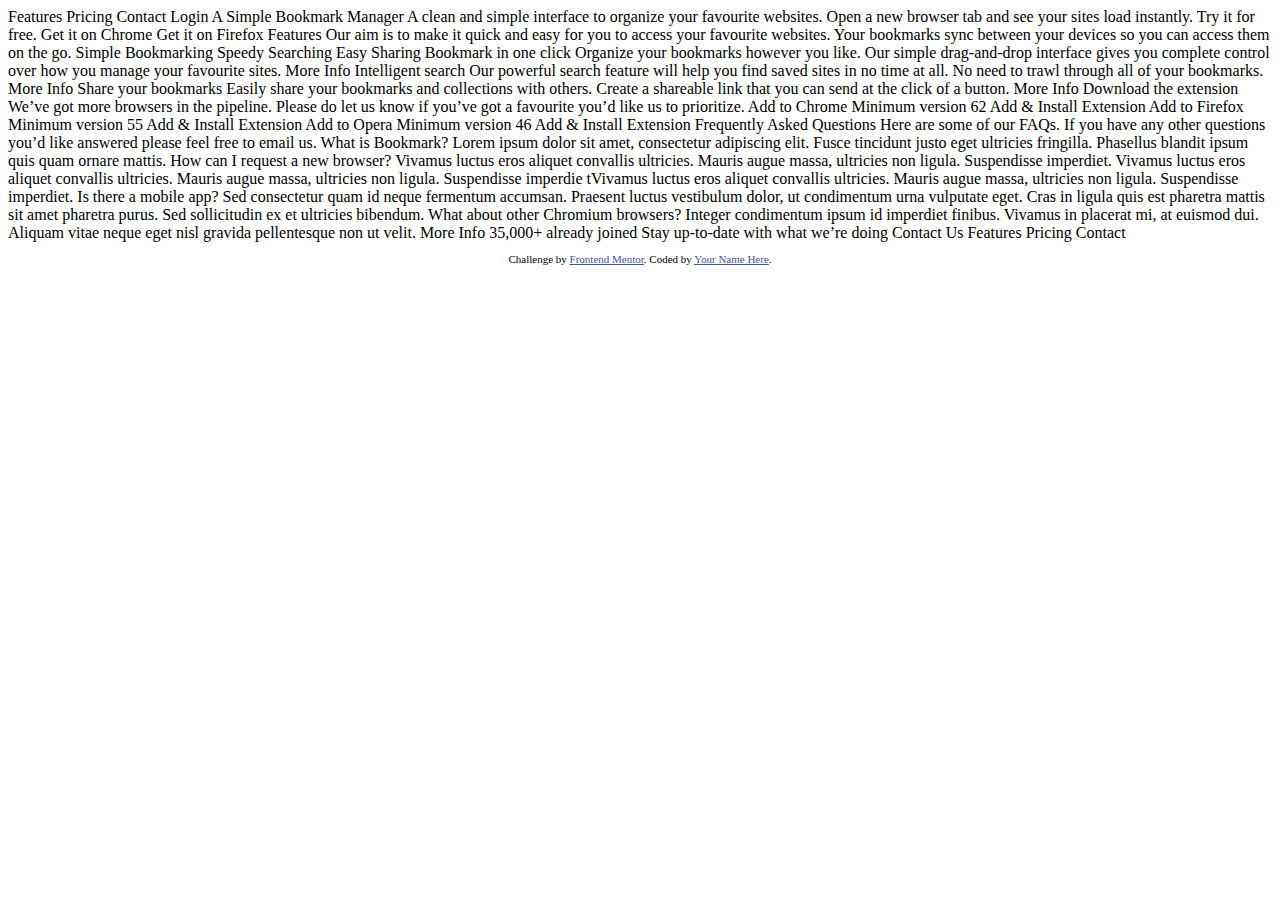
<file: bookmark-landing-page-master/index.html>
<!DOCTYPE html>
<html lang="en">
<head>
  <meta charset="UTF-8">
  <meta name="viewport" content="width=device-width, initial-scale=1.0"> <!-- displays site properly based on user's device -->

  <link rel="icon" type="image/png" sizes="32x32" href="./images/favicon-32x32.png">
  
  <title>Frontend Mentor | Bookmark landing page</title>

  <!-- Feel free to remove these styles or customise in your own stylesheet 👍 -->
  <style>
    .attribution { font-size: 11px; text-align: center; }
    .attribution a { color: hsl(228, 45%, 44%); }
  </style>
</head>
<body>

  Features
  Pricing
  Contact
  Login

  A Simple Bookmark Manager

  A clean and simple interface to organize your favourite websites. Open a new 
  browser tab and see your sites load instantly. Try it for free.

  Get it on Chrome
  Get it on Firefox

  Features

  Our aim is to make it quick and easy for you to access your favourite websites. 
  Your bookmarks sync between your devices so you can access them on the go.

  Simple Bookmarking
  Speedy Searching
  Easy Sharing

  Bookmark in one click

  Organize your bookmarks however you like. Our simple drag-and-drop interface 
  gives you complete control over how you manage your favourite sites.

  More Info

  Intelligent search

  Our powerful search feature will help you find saved sites in no time at all. 
  No need to trawl through all of your bookmarks.

  More Info

  Share your bookmarks

  Easily share your bookmarks and collections with others. Create a shareable 
  link that you can send at the click of a button.

  More Info

  Download the extension

  We’ve got more browsers in the pipeline. Please do let us know if you’ve 
  got a favourite you’d like us to prioritize.

  Add to Chrome
  Minimum version 62
  Add & Install Extension

  Add to Firefox
  Minimum version 55
  Add & Install Extension

  Add to Opera
  Minimum version 46
  Add & Install Extension

  Frequently Asked Questions
  
  Here are some of our FAQs. If you have any other questions you’d like 
  answered please feel free to email us.

  <!-- Question 1 -->
  What is Bookmark?

  <!-- Answer 1 -->
  Lorem ipsum dolor sit amet, consectetur adipiscing elit. Fusce tincidunt 
  justo eget ultricies fringilla. Phasellus blandit ipsum quis quam ornare mattis.

  <!-- Question 2 -->
  How can I request a new browser?

  <!-- Answer 2 -->
  Vivamus luctus eros aliquet convallis ultricies. Mauris augue massa, ultricies non ligula. 
  Suspendisse imperdiet. Vivamus luctus eros aliquet convallis ultricies. Mauris augue massa, 
  ultricies non ligula. Suspendisse imperdie tVivamus luctus eros aliquet convallis ultricies. 
  Mauris augue massa, ultricies non ligula. Suspendisse imperdiet.

  <!-- Question 3 -->
  Is there a mobile app?

  <!-- Answer 3 -->
  Sed consectetur quam id neque fermentum accumsan. Praesent luctus vestibulum dolor, ut condimentum 
  urna vulputate eget. Cras in ligula quis est pharetra mattis sit amet pharetra purus. Sed 
  sollicitudin ex et ultricies bibendum.

  <!-- Question 4 -->
  What about other Chromium browsers?

  <!-- Answer 4 -->
  Integer condimentum ipsum id imperdiet finibus. Vivamus in placerat mi, at euismod dui. Aliquam 
  vitae neque eget nisl gravida pellentesque non ut velit.

  More Info

  35,000+ already joined

  Stay up-to-date with what we’re doing

  Contact Us

  Features
  Pricing
  Contact
  
  <footer>
    <p class="attribution">
      Challenge by <a href="https://www.frontendmentor.io?ref=challenge" target="_blank">Frontend Mentor</a>. 
      Coded by <a href="#">Your Name Here</a>.
    </p>
  </footer>
</body>
</html>
</file>
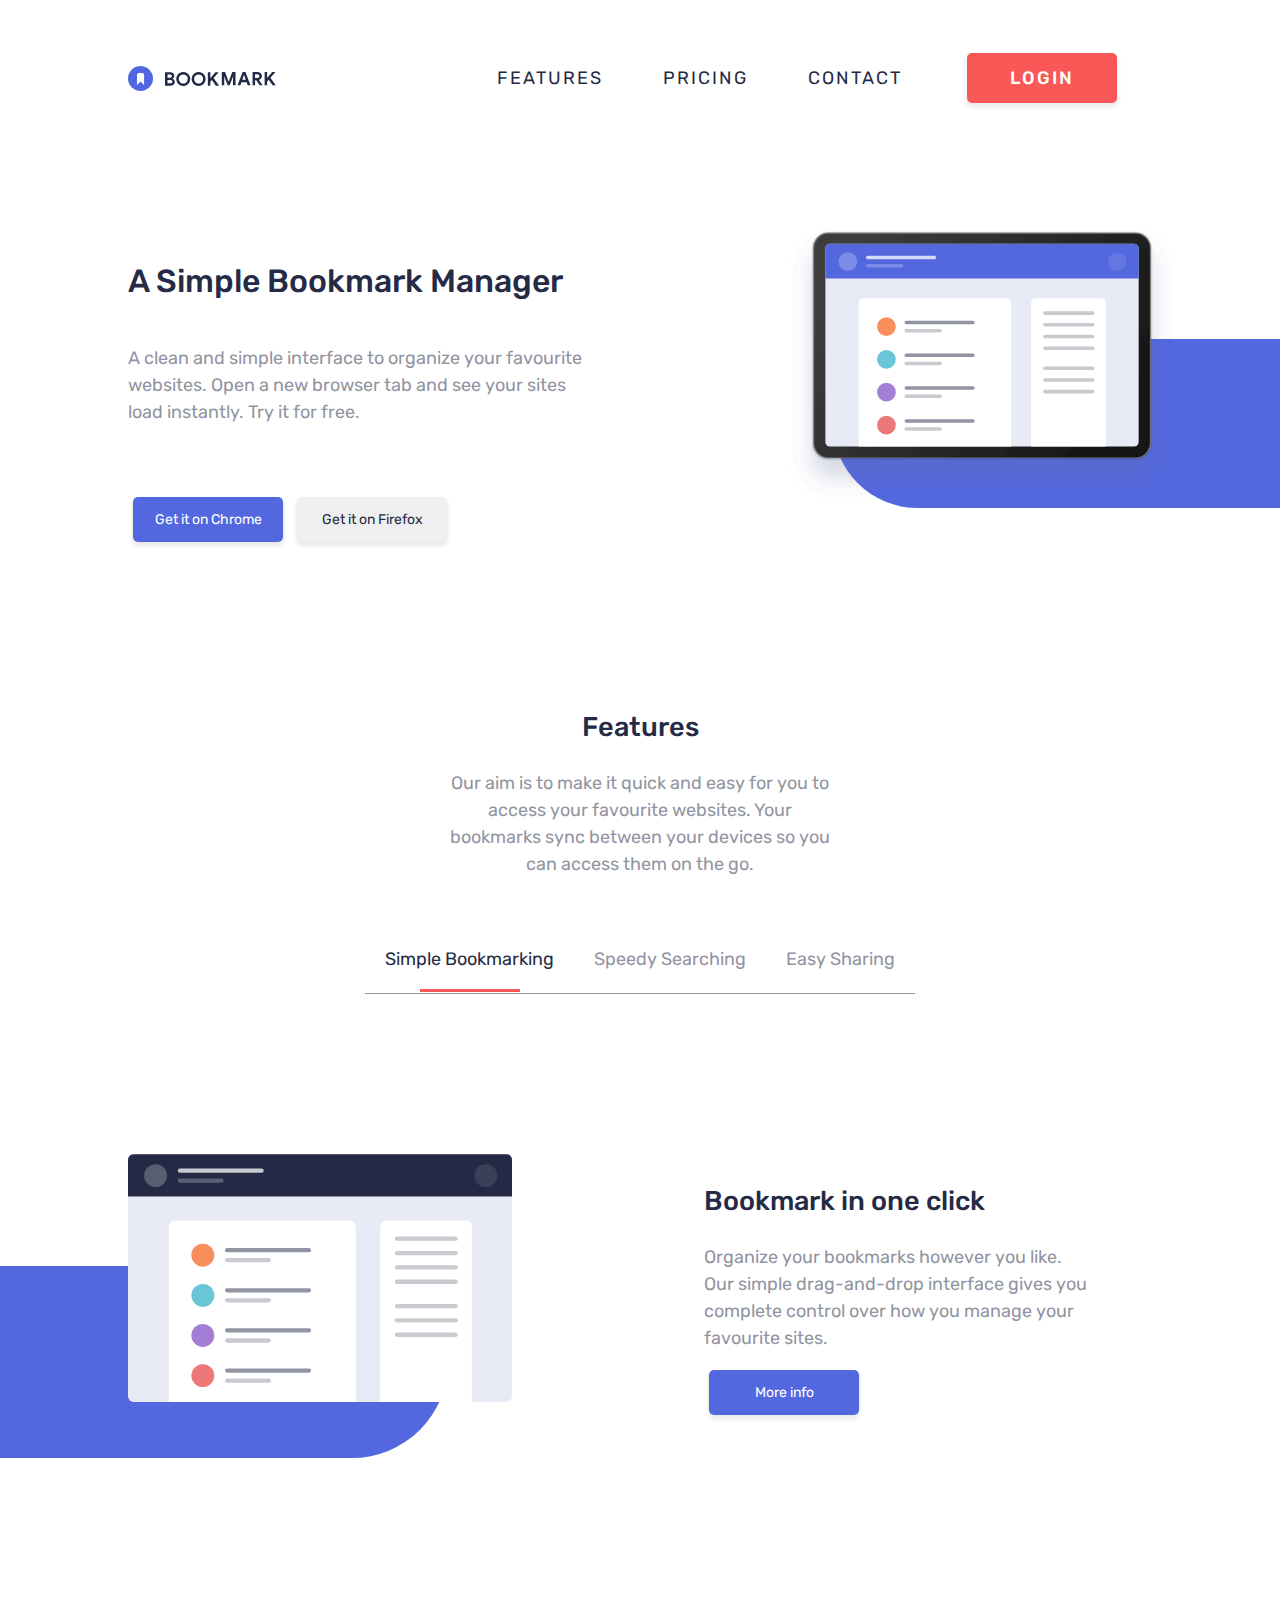
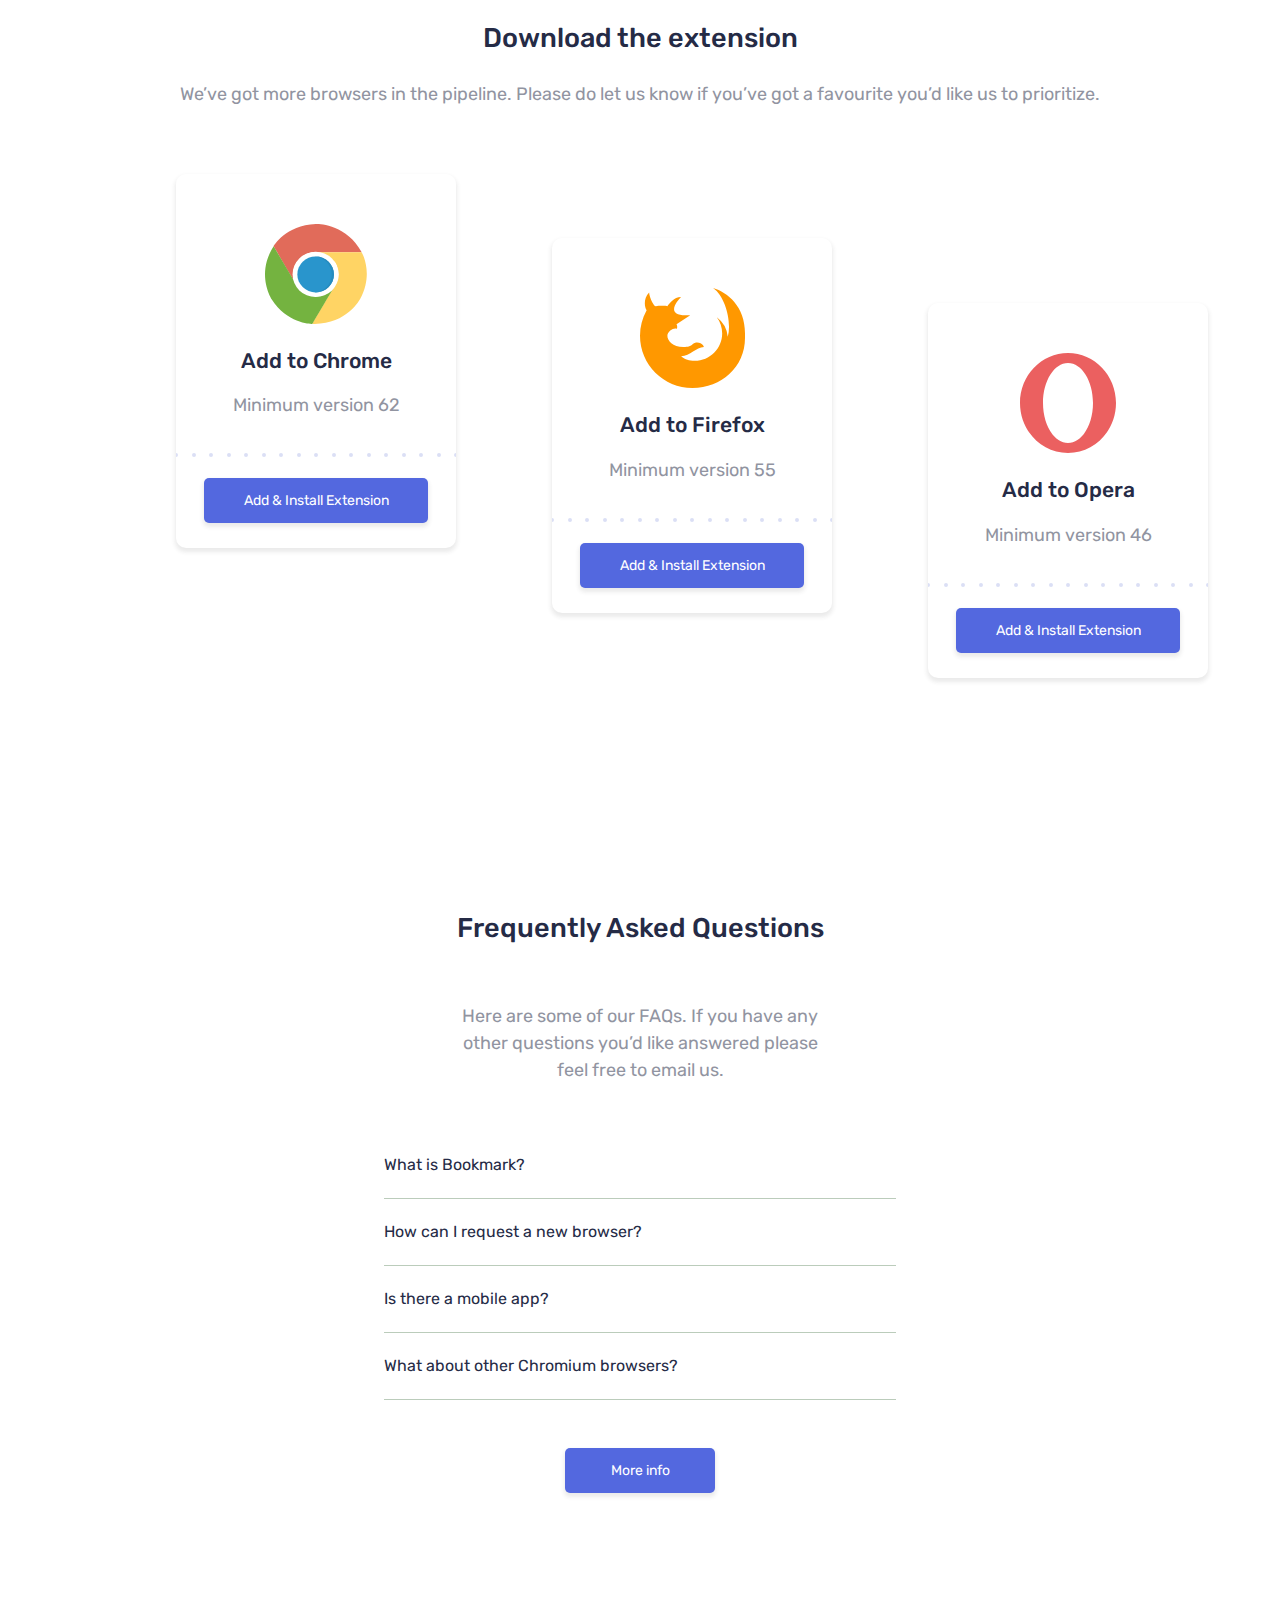
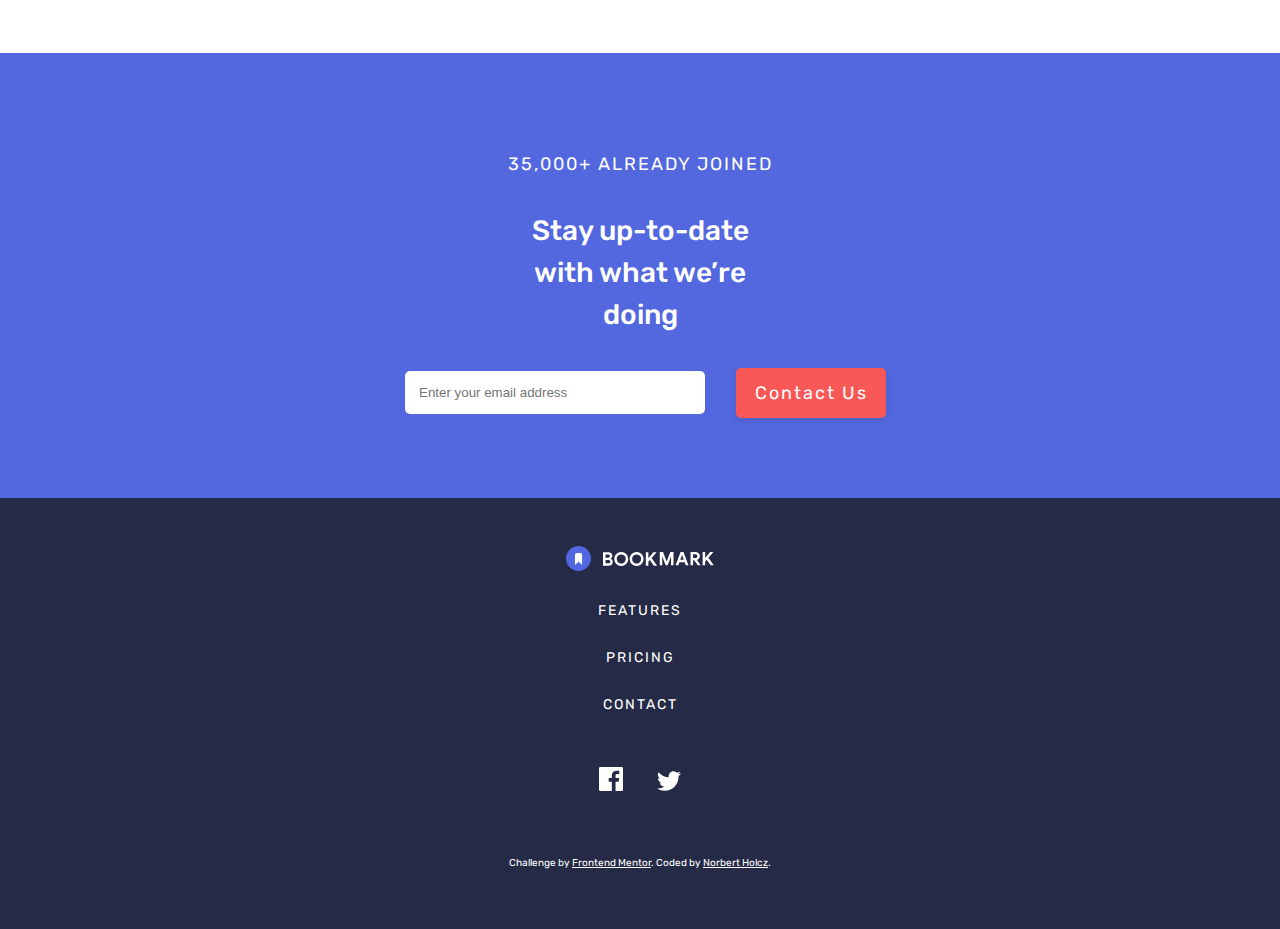
<file: bookmark-landing-page/index.html>
<!DOCTYPE html>
<html lang="en">

<head>
    <meta charset="UTF-8">
    <meta name="viewport" content="width=device-width, initial-scale=1.0">
    <title>Bookmark Landing Page</title>
    <link rel="stylesheet" href="style.css">
    <link rel="stylesheet" href="https://use.fontawesome.com/releases/v5.15.2/css/all.css"
        integrity="sha384-vSIIfh2YWi9wW0r9iZe7RJPrKwp6bG+s9QZMoITbCckVJqGCCRhc+ccxNcdpHuYu" crossorigin="anonymous">
    <link rel="preconnect" href="https://fonts.gstatic.com">
    <link href="https://fonts.googleapis.com/css2?family=Rubik:wght@400;500&display=swap" rel="stylesheet">


</head>

<body>
    <header class="mb-5">
        <nav>
            <div class="closed-nav flex-row-between mt-3 mx-a">
                <svg id="nav-logo" width="148" height="25" xmlns="http://www.w3.org/2000/svg">
                    <g fill="none" fill-rule="evenodd">
                        <path
                            d="M37 6.299h5.227c.746 0 1.434.155 2.062.466.629.311 1.123.735 1.484 1.27s.542 1.12.542 1.754c0 .672-.165 1.254-.495 1.746-.33.491-.762.868-1.297 1.129v.15c.697.248 1.25.643 1.661 1.185.41.541.616 1.191.616 1.95 0 .735-.196 1.385-.588 1.951a3.817 3.817 0 0 1-1.587 1.307c-.665.305-1.403.457-2.212.457H37V6.299zm5.04 5.45c.548 0 .986-.152 1.316-.457.33-.305.495-.688.495-1.148 0-.448-.159-.824-.476-1.13-.318-.304-.738-.457-1.26-.457H39.52v3.192h2.52zm.28 5.619c.61 0 1.086-.159 1.428-.476.342-.317.513-.731.513-1.241 0-.51-.174-.927-.522-1.251-.349-.324-.847-.485-1.494-.485H39.52v3.453h2.8zm12.927 2.595c-1.307 0-2.492-.308-3.556-.924a6.711 6.711 0 0 1-2.511-2.53c-.61-1.07-.915-2.246-.915-3.528 0-1.281.305-2.457.915-3.528a6.711 6.711 0 0 1 2.51-2.529C52.756 6.308 53.94 6 55.248 6c1.306 0 2.492.308 3.556.924a6.711 6.711 0 0 1 2.51 2.53c.61 1.07.915 2.246.915 3.527 0 1.282-.305 2.458-.915 3.528a6.711 6.711 0 0 1-2.51 2.53c-1.064.616-2.25.924-3.556.924zm0-2.39a4.52 4.52 0 0 0 2.258-.578 4.177 4.177 0 0 0 1.615-1.624c.392-.697.588-1.494.588-2.39 0-.896-.196-1.692-.588-2.389a4.177 4.177 0 0 0-1.615-1.624 4.52 4.52 0 0 0-2.258-.579 4.47 4.47 0 0 0-2.25.579 4.195 4.195 0 0 0-1.605 1.624c-.392.697-.588 1.493-.588 2.39 0 .895.196 1.692.588 2.389a4.195 4.195 0 0 0 1.605 1.624 4.47 4.47 0 0 0 2.25.578zm15.353 2.39c-1.307 0-2.492-.308-3.556-.924a6.711 6.711 0 0 1-2.51-2.53c-.61-1.07-.915-2.246-.915-3.528 0-1.281.305-2.457.914-3.528a6.711 6.711 0 0 1 2.511-2.529C68.108 6.308 69.294 6 70.6 6c1.307 0 2.492.308 3.556.924a6.711 6.711 0 0 1 2.51 2.53c.61 1.07.915 2.246.915 3.527 0 1.282-.305 2.458-.914 3.528a6.711 6.711 0 0 1-2.511 2.53c-1.064.616-2.25.924-3.556.924zm0-2.39a4.52 4.52 0 0 0 2.259-.578 4.177 4.177 0 0 0 1.614-1.624c.392-.697.588-1.494.588-2.39 0-.896-.196-1.692-.588-2.389a4.177 4.177 0 0 0-1.614-1.624 4.52 4.52 0 0 0-2.259-.579 4.47 4.47 0 0 0-2.25.579 4.195 4.195 0 0 0-1.605 1.624c-.392.697-.588 1.493-.588 2.39 0 .895.196 1.692.588 2.389a4.195 4.195 0 0 0 1.606 1.624 4.47 4.47 0 0 0 2.249.578zM79.83 6.3h2.52v5.73h.15l4.89-5.73h3.043v.149L85.6 11.973l5.338 7.542v.149h-3.08l-3.994-5.693-1.512 1.773v3.92h-2.52V6.299zM93.779 6h3.248l3.546 9.39h.15L104.268 6h3.267v13.365h-2.501v-6.589l.15-2.221h-.15l-3.398 8.81h-1.96l-3.416-8.81h-.149l.15 2.221v6.59h-2.483V6zm20.8 0h2.894l5.021 13.365h-2.781l-1.12-3.192h-5.115l-1.12 3.192h-2.781L114.579 6zm3.193 7.859l-1.176-3.36-.486-1.606h-.149l-.485 1.606-1.195 3.36h3.49zM124.553 6h4.872c.871 0 1.646.18 2.324.541.678.361 1.204.862 1.577 1.503.374.64.56 1.366.56 2.175 0 .858-.27 1.62-.812 2.286a4.617 4.617 0 0 1-2.044 1.447l-.018.13 3.584 5.134v.15h-2.894l-3.453-5.022h-1.176v5.021h-2.52V6zm4.853 6.03c.573 0 1.04-.175 1.4-.523.361-.349.542-.79.542-1.326 0-.51-.172-.945-.514-1.306-.342-.361-.806-.542-1.39-.542h-2.371v3.696h2.333zm7.23-6.03h2.52v5.73h.15l4.89-5.73h3.043v.15l-4.835 5.525 5.34 7.541v.15h-3.08l-3.996-5.694-1.512 1.773v3.92h-2.52V6z"
                            fill="#242A45" fill-rule="nonzero" />
                        <g>
                            <circle fill="#5267DF" cx="12.5" cy="12.5" r="12.5" />
                            <path d="M9 9v10l3.54-3.44L16.078 19V9a2 2 0 0 0-2-2H11a2 2 0 0 0-2 2z" fill="#FFF" />
                        </g>
                    </g>
                </svg>
                <i id="open" class="fas fa-bars"></i>
                <ul id="desktop-nav">
                    <li class="desktop-nav-item" role="button">Features</li>
                    <li class="desktop-nav-item" role="button">Pricing</li>
                    <li class="desktop-nav-item" role="button">Contact</li>
                    <li class="desktop-nav-item" role="button"><button id="desktop-nav-login"
                            class="btn btn-red uppercase">Login</button></li>
                </ul>
            </div>

            <div id="open-nav" class="open-nav hide unvisible">
                <div class="nav-head flex-row-between my-3 mx-a">
                    <svg width="148" height="25" xmlns="http://www.w3.org/2000/svg">
                        <g fill="none" fill-rule="evenodd">
                            <path
                                d="M37 6.299h5.227c.746 0 1.434.155 2.062.466.629.311 1.123.735 1.484 1.27s.542 1.12.542 1.754c0 .672-.165 1.254-.495 1.746-.33.491-.762.868-1.297 1.129v.15c.697.248 1.25.643 1.661 1.185.41.541.616 1.191.616 1.95 0 .735-.196 1.385-.588 1.951a3.817 3.817 0 0 1-1.587 1.307c-.665.305-1.403.457-2.212.457H37V6.299zm5.04 5.45c.548 0 .986-.152 1.316-.457.33-.305.495-.688.495-1.148 0-.448-.159-.824-.476-1.13-.318-.304-.738-.457-1.26-.457H39.52v3.192h2.52zm.28 5.619c.61 0 1.086-.159 1.428-.476.342-.317.513-.731.513-1.241 0-.51-.174-.927-.522-1.251-.349-.324-.847-.485-1.494-.485H39.52v3.453h2.8zm12.927 2.595c-1.307 0-2.492-.308-3.556-.924a6.711 6.711 0 0 1-2.511-2.53c-.61-1.07-.915-2.246-.915-3.528 0-1.281.305-2.457.915-3.528a6.711 6.711 0 0 1 2.51-2.529C52.756 6.308 53.94 6 55.248 6c1.306 0 2.492.308 3.556.924a6.711 6.711 0 0 1 2.51 2.53c.61 1.07.915 2.246.915 3.527 0 1.282-.305 2.458-.915 3.528a6.711 6.711 0 0 1-2.51 2.53c-1.064.616-2.25.924-3.556.924zm0-2.39a4.52 4.52 0 0 0 2.258-.578 4.177 4.177 0 0 0 1.615-1.624c.392-.697.588-1.494.588-2.39 0-.896-.196-1.692-.588-2.389a4.177 4.177 0 0 0-1.615-1.624 4.52 4.52 0 0 0-2.258-.579 4.47 4.47 0 0 0-2.25.579 4.195 4.195 0 0 0-1.605 1.624c-.392.697-.588 1.493-.588 2.39 0 .895.196 1.692.588 2.389a4.195 4.195 0 0 0 1.605 1.624 4.47 4.47 0 0 0 2.25.578zm15.353 2.39c-1.307 0-2.492-.308-3.556-.924a6.711 6.711 0 0 1-2.51-2.53c-.61-1.07-.915-2.246-.915-3.528 0-1.281.305-2.457.914-3.528a6.711 6.711 0 0 1 2.511-2.529C68.108 6.308 69.294 6 70.6 6c1.307 0 2.492.308 3.556.924a6.711 6.711 0 0 1 2.51 2.53c.61 1.07.915 2.246.915 3.527 0 1.282-.305 2.458-.914 3.528a6.711 6.711 0 0 1-2.511 2.53c-1.064.616-2.25.924-3.556.924zm0-2.39a4.52 4.52 0 0 0 2.259-.578 4.177 4.177 0 0 0 1.614-1.624c.392-.697.588-1.494.588-2.39 0-.896-.196-1.692-.588-2.389a4.177 4.177 0 0 0-1.614-1.624 4.52 4.52 0 0 0-2.259-.579 4.47 4.47 0 0 0-2.25.579 4.195 4.195 0 0 0-1.605 1.624c-.392.697-.588 1.493-.588 2.39 0 .895.196 1.692.588 2.389a4.195 4.195 0 0 0 1.606 1.624 4.47 4.47 0 0 0 2.249.578zM79.83 6.3h2.52v5.73h.15l4.89-5.73h3.043v.149L85.6 11.973l5.338 7.542v.149h-3.08l-3.994-5.693-1.512 1.773v3.92h-2.52V6.299zM93.779 6h3.248l3.546 9.39h.15L104.268 6h3.267v13.365h-2.501v-6.589l.15-2.221h-.15l-3.398 8.81h-1.96l-3.416-8.81h-.149l.15 2.221v6.59h-2.483V6zm20.8 0h2.894l5.021 13.365h-2.781l-1.12-3.192h-5.115l-1.12 3.192h-2.781L114.579 6zm3.193 7.859l-1.176-3.36-.486-1.606h-.149l-.485 1.606-1.195 3.36h3.49zM124.553 6h4.872c.871 0 1.646.18 2.324.541.678.361 1.204.862 1.577 1.503.374.64.56 1.366.56 2.175 0 .858-.27 1.62-.812 2.286a4.617 4.617 0 0 1-2.044 1.447l-.018.13 3.584 5.134v.15h-2.894l-3.453-5.022h-1.176v5.021h-2.52V6zm4.853 6.03c.573 0 1.04-.175 1.4-.523.361-.349.542-.79.542-1.326 0-.51-.172-.945-.514-1.306-.342-.361-.806-.542-1.39-.542h-2.371v3.696h2.333zm7.23-6.03h2.52v5.73h.15l4.89-5.73h3.043v.15l-4.835 5.525 5.34 7.541v.15h-3.08l-3.996-5.694-1.512 1.773v3.92h-2.52V6z"
                                fill="#FFF" fill-rule="nonzero" />
                            <g>
                                <circle fill="#FFF" cx="12.5" cy="12.5" r="12.5" />
                                <path d="M9 9v10l3.54-3.44L16.078 19V9a2 2 0 0 0-2-2H11a2 2 0 0 0-2 2z"
                                    fill=" hsl(229, 31%, 21%)" opacity="0.95" />
                            </g>
                        </g>
                    </svg>
                    <i id="close" class="fas fa-times hide"></i>
                </div>
                <ul id="mobile-nav" class="flex-col-center mb-2">
                    <li class="mobile-nav-item uppercase" role="button">Features</li>
                    <li class="mobile-nav-item uppercase" role="button">Pricing</li>
                    <li class="mobile-nav-item uppercase" role="button">Contact</li>
                </ul>
                <button id="mobile-nav-login" class="btn btn-transparent btn-wide uppercase">Login</button>

                <div class="social-media">
                    <svg class="social-media-icon" xmlns="http://www.w3.org/2000/svg" width="24" height="24">
                        <path fill="#FFF" fill-rule="evenodd"
                            d="M22.675 0H1.325C.593 0 0 .593 0 1.325v21.351C0 23.407.593 24 1.325 24H12.82v-9.294H9.692v-3.622h3.128V8.413c0-3.1 1.893-4.788 4.659-4.788 1.325 0 2.463.099 2.795.143v3.24l-1.918.001c-1.504 0-1.795.715-1.795 1.763v2.313h3.587l-.467 3.622h-3.12V24h6.116c.73 0 1.323-.593 1.323-1.325V1.325C24 .593 23.407 0 22.675 0z" />
                    </svg>
                    <svg class="social-media-icon" xmlns="http://www.w3.org/2000/svg" width="24" height="20">
                        <path fill="#FFF" fill-rule="evenodd"
                            d="M24 2.557a9.83 9.83 0 0 1-2.828.775A4.932 4.932 0 0 0 23.337.608a9.864 9.864 0 0 1-3.127 1.195A4.916 4.916 0 0 0 16.616.248c-3.179 0-5.515 2.966-4.797 6.045A13.978 13.978 0 0 1 1.671 1.149a4.93 4.93 0 0 0 1.523 6.574 4.903 4.903 0 0 1-2.229-.616c-.054 2.281 1.581 4.415 3.949 4.89a4.935 4.935 0 0 1-2.224.084 4.928 4.928 0 0 0 4.6 3.419A9.9 9.9 0 0 1 0 17.54a13.94 13.94 0 0 0 7.548 2.212c9.142 0 14.307-7.721 13.995-14.646A10.025 10.025 0 0 0 24 2.557z" />
                    </svg>

                </div>

            </div>



        </nav>
    </header>
    <main>
        <section id="intro" class="mb-10">
            <figure id="hero">
                <img src="./img/illustration-hero.svg"
                    alt="Graphic with simple shapes about a browser window in a tablet" class="illustration illu-1">
                <div class="blue-bg"></div>
            </figure>
            <div class="unit mt-3 w-80 flex-col-center">
                <h1 class="main-title left">A Simple Bookmark Manager</h1>
                <p class="description left">A clean and simple interface to organize your favourite websites. Open a new
                    browser
                    tab and see your sites load instantly. Try it for free.</p>
                <div class="buttons mt-3 mx-a">
                    <button class="btn btn-blue">Get it on Chrome</button>
                    <button class="btn ">Get it on Firefox</button>
                </div>
            </div>
        </section>
        <section id="features" class="mb-10">
            <h2>Features</h2>
            <p id="features-overview" class="description mb-3 w-80">Our aim is to make it quick and easy for you to
                access your
                favourite websites. Your bookmarks sync between your devices so you can access them on the go.</p>

            <ul id="feature-links">
                <li id="simple" class="feature-link active" role="button">Simple Bookmarking</li>
                <li id="speedy" class="feature-link" role="button">Speedy Searching</li>
                <li id="easy" class="feature-link" role="button"> Easy Sharing</li>
            </ul>
            <div class="wrap mt-5">
                <figure id="feature-img">
                    <img id="changing-img" src="./img/illustration-features-tab-1.svg"
                        alt="Graphic with simple shapes about a browser window" class="illustration illu-2 mb-3 mt-5">
                    <div class="blue-bg2"></div>
                </figure>
    
                <div id="feature-details" class="w-80 mt-3">
                    <div id="feature-easy" class="feature">
                        <h2 class="title left">Bookmark in one click</h2>
                        <p class="description left">Organize your bookmarks however you like. Our simple drag-and-drop interface
                            gives you complete control over how you manage your favourite sites.</p>
                        <button class="btn btn-blue btn-info">More info</button>
                    </div>
                    <div id="feature-search" class="feature left hide">
                        <h2 class="title left">Intelligent search</h2>
                        <p class="description left">Our powerful search feature will help you find saved sites in no time at all.
                            No need to trawl through all of your bookmarks. More Info</p>
                        <button class="btn btn-blue btn-info">More info</button>
                    </div>
                    <div id="feature-share" class="feature left hide">
                        <h2 class="title left">Share your bookmarks</h2>
                        <p class="description left">Easily share your bookmarks and collections with others. Create a shareable
                            link that you can send at the click of a button.</p>
                        <button class="btn btn-blue btn-info">More info</button>
                    </div>
                </div>
            </div>
        </section>
        <section id="download" class="mb-10 w-80">
            <h2>Download the extension</h2>
            <p id="download-overview" class="description">We’ve got more browsers in the pipeline. Please do let us know
                if you’ve got a
                favourite you’d like us to prioritize.</p>
            <div class="cardholder w-80">
                <div class="card my-2">
                    <img src="./img/logo-chrome.svg" alt="Chrome browser's logo">
                    <h3>Add to Chrome</h3>
                    <p class="version">Minimum version 62</p>
                    <img src="./img/bg-dots.svg" alt="border" class="border my-1">
                    <button class="btn btn-blue btn-wide">Add & Install Extension</button>
                </div>
                <div class="card my-2">
                    <img src="./img/logo-firefox.svg" alt="Firefox browser's logo">
                    <h3>Add to Firefox</h3>
                    <p class="version">Minimum version 55</p>
                    <img src="./img/bg-dots.svg" alt="border" class="border my-1">
                    <button class="btn btn-blue btn-wide">Add & Install Extension</button>
                </div>
                <div class="card my-2">
                    <img src="./img/logo-opera.svg" alt="Opera browser's logo">
                    <h3>Add to Opera</h3>
                    <p class="version">Minimum version 46</p>
                    <img src="./img/bg-dots.svg" alt="border" class="border my-1">
                    <button class="btn btn-blue btn-wide">Add & Install Extension</button>
                </div>
            </div>
        </section>
        <section id="faq" class="mb-10 w-80">
            <h2>Frequently Asked Questions</h2>
            <p class="description faq-description mb-3">Here are some of our FAQs. If you have any other questions you’d like answered please
                feel free to email us.</p>
            <div class="faqs mb-3">
                <div class="faq-holder flex-col-center">
                    <div class="question flex-row-between">
                        <p>What is Bookmark?</p>
                        <i class="fas fa-chevron-down"></i>
                    </div>
                    <div class="answer hide">
                        <p>Lorem ipsum dolor sit amet, consectetur adipiscing elit. Fusce tincidunt justo eget ultricies
                            fringilla. Phasellus blandit ipsum quis quam ornare mattis.</p>
                    </div>
                </div>
                <div class="faq-holder flex-col-center">
                    <div class="question flex-row-between">
                        <p>How can I request a new browser?</p>
                        <i class="fas fa-chevron-down"></i>
                    </div>
                    <div class="answer hide">
                        <p>Lorem ipsum dolor sit amet, consectetur adipiscing elit. Fusce tincidunt justo eget ultricies
                            fringilla. Phasellus blandit ipsum quis quam ornare mattis.</p>
                    </div>
                </div>
                <div class="faq-holder flex-col-center">
                    <div class="question flex-row-between">
                        <p>Is there a mobile app?</p>
                        <i class="fas fa-chevron-down"></i>
                    </div>
                    <div class="answer hide">
                        <p>Lorem ipsum dolor sit amet, consectetur adipiscing elit. Fusce tincidunt justo eget ultricies
                            fringilla. Phasellus blandit ipsum quis quam ornare mattis.</p>
                    </div>
                </div>
                <div class="faq-holder flex-col-center">
                    <div class="question flex-row-between">
                        <p>What about other Chromium browsers?</p>
                        <i class="fas fa-chevron-down"></i>
                    </div>
                    <div class="answer hide">
                        <p>Lorem ipsum dolor sit amet, consectetur adipiscing elit. Fusce tincidunt justo eget ultricies
                            fringilla. Phasellus blandit ipsum quis quam ornare mattis.</p>
                    </div>
                </div>
            </div>
            <button class="btn btn-blue">More info</button>
        </section>
        <section id="jumbotron">
            <p class="join">35,000+ already joined</p>
            <h4>Stay up-to-date with what we’re doing</h4>
            <form id="form" action="#">
                <div class="form-wrap mx-a">
                    <div class="error hide">Whoops, make sure it's an email</div>
                    <i class="fas fa-exclamation-circle error-sign hide"></i>
                    <input id="email" type="email" placeholder="Enter your email address" class="w-80" required>
                </div>
                <input id="submit" type="submit" value="Contact Us" class="btn btn-red w-80">
                </form>
        </section>
    </main>
    <footer>
        <div class="footer-links">
            <svg width="148" height="25" xmlns="http://www.w3.org/2000/svg">
                <g fill="none" fill-rule="evenodd">
                    <path
                        d="M37 6.299h5.227c.746 0 1.434.155 2.062.466.629.311 1.123.735 1.484 1.27s.542 1.12.542 1.754c0 .672-.165 1.254-.495 1.746-.33.491-.762.868-1.297 1.129v.15c.697.248 1.25.643 1.661 1.185.41.541.616 1.191.616 1.95 0 .735-.196 1.385-.588 1.951a3.817 3.817 0 0 1-1.587 1.307c-.665.305-1.403.457-2.212.457H37V6.299zm5.04 5.45c.548 0 .986-.152 1.316-.457.33-.305.495-.688.495-1.148 0-.448-.159-.824-.476-1.13-.318-.304-.738-.457-1.26-.457H39.52v3.192h2.52zm.28 5.619c.61 0 1.086-.159 1.428-.476.342-.317.513-.731.513-1.241 0-.51-.174-.927-.522-1.251-.349-.324-.847-.485-1.494-.485H39.52v3.453h2.8zm12.927 2.595c-1.307 0-2.492-.308-3.556-.924a6.711 6.711 0 0 1-2.511-2.53c-.61-1.07-.915-2.246-.915-3.528 0-1.281.305-2.457.915-3.528a6.711 6.711 0 0 1 2.51-2.529C52.756 6.308 53.94 6 55.248 6c1.306 0 2.492.308 3.556.924a6.711 6.711 0 0 1 2.51 2.53c.61 1.07.915 2.246.915 3.527 0 1.282-.305 2.458-.915 3.528a6.711 6.711 0 0 1-2.51 2.53c-1.064.616-2.25.924-3.556.924zm0-2.39a4.52 4.52 0 0 0 2.258-.578 4.177 4.177 0 0 0 1.615-1.624c.392-.697.588-1.494.588-2.39 0-.896-.196-1.692-.588-2.389a4.177 4.177 0 0 0-1.615-1.624 4.52 4.52 0 0 0-2.258-.579 4.47 4.47 0 0 0-2.25.579 4.195 4.195 0 0 0-1.605 1.624c-.392.697-.588 1.493-.588 2.39 0 .895.196 1.692.588 2.389a4.195 4.195 0 0 0 1.605 1.624 4.47 4.47 0 0 0 2.25.578zm15.353 2.39c-1.307 0-2.492-.308-3.556-.924a6.711 6.711 0 0 1-2.51-2.53c-.61-1.07-.915-2.246-.915-3.528 0-1.281.305-2.457.914-3.528a6.711 6.711 0 0 1 2.511-2.529C68.108 6.308 69.294 6 70.6 6c1.307 0 2.492.308 3.556.924a6.711 6.711 0 0 1 2.51 2.53c.61 1.07.915 2.246.915 3.527 0 1.282-.305 2.458-.914 3.528a6.711 6.711 0 0 1-2.511 2.53c-1.064.616-2.25.924-3.556.924zm0-2.39a4.52 4.52 0 0 0 2.259-.578 4.177 4.177 0 0 0 1.614-1.624c.392-.697.588-1.494.588-2.39 0-.896-.196-1.692-.588-2.389a4.177 4.177 0 0 0-1.614-1.624 4.52 4.52 0 0 0-2.259-.579 4.47 4.47 0 0 0-2.25.579 4.195 4.195 0 0 0-1.605 1.624c-.392.697-.588 1.493-.588 2.39 0 .895.196 1.692.588 2.389a4.195 4.195 0 0 0 1.606 1.624 4.47 4.47 0 0 0 2.249.578zM79.83 6.3h2.52v5.73h.15l4.89-5.73h3.043v.149L85.6 11.973l5.338 7.542v.149h-3.08l-3.994-5.693-1.512 1.773v3.92h-2.52V6.299zM93.779 6h3.248l3.546 9.39h.15L104.268 6h3.267v13.365h-2.501v-6.589l.15-2.221h-.15l-3.398 8.81h-1.96l-3.416-8.81h-.149l.15 2.221v6.59h-2.483V6zm20.8 0h2.894l5.021 13.365h-2.781l-1.12-3.192h-5.115l-1.12 3.192h-2.781L114.579 6zm3.193 7.859l-1.176-3.36-.486-1.606h-.149l-.485 1.606-1.195 3.36h3.49zM124.553 6h4.872c.871 0 1.646.18 2.324.541.678.361 1.204.862 1.577 1.503.374.64.56 1.366.56 2.175 0 .858-.27 1.62-.812 2.286a4.617 4.617 0 0 1-2.044 1.447l-.018.13 3.584 5.134v.15h-2.894l-3.453-5.022h-1.176v5.021h-2.52V6zm4.853 6.03c.573 0 1.04-.175 1.4-.523.361-.349.542-.79.542-1.326 0-.51-.172-.945-.514-1.306-.342-.361-.806-.542-1.39-.542h-2.371v3.696h2.333zm7.23-6.03h2.52v5.73h.15l4.89-5.73h3.043v.15l-4.835 5.525 5.34 7.541v.15h-3.08l-3.996-5.694-1.512 1.773v3.92h-2.52V6z"
                        fill="#ffffff" fill-rule="nonzero" />
                    <g>
                        <circle fill="#5267DF" cx="12.5" cy="12.5" r="12.5" />
                        <path d="M9 9v10l3.54-3.44L16.078 19V9a2 2 0 0 0-2-2H11a2 2 0 0 0-2 2z" fill="#FFF" />
                    </g>
                </g>
            </svg>
            <ul>
                <li class="footer-link" role="button">Features</li>
                <li class="footer-link" role="button">Pricing</li>
                <li class="footer-link" role="button">Contact</li>
            </ul>
        </div>
        <div class="footer-social-media">
           <svg class="social-media-logo" xmlns="http://www.w3.org/2000/svg" width="24" height="24">
                        <path fill="#ffffff" fill-rule="evenodd"
                            d="M22.675 0H1.325C.593 0 0 .593 0 1.325v21.351C0 23.407.593 24 1.325 24H12.82v-9.294H9.692v-3.622h3.128V8.413c0-3.1 1.893-4.788 4.659-4.788 1.325 0 2.463.099 2.795.143v3.24l-1.918.001c-1.504 0-1.795.715-1.795 1.763v2.313h3.587l-.467 3.622h-3.12V24h6.116c.73 0 1.323-.593 1.323-1.325V1.325C24 .593 23.407 0 22.675 0z" />
                    </svg>
                <svg class="social-media-logo" xmlns="http://www.w3.org/2000/svg" width="24" height="20">
                        <path fill="#ffffff" fill-rule="evenodd"
                            d="M24 2.557a9.83 9.83 0 0 1-2.828.775A4.932 4.932 0 0 0 23.337.608a9.864 9.864 0 0 1-3.127 1.195A4.916 4.916 0 0 0 16.616.248c-3.179 0-5.515 2.966-4.797 6.045A13.978 13.978 0 0 1 1.671 1.149a4.93 4.93 0 0 0 1.523 6.574 4.903 4.903 0 0 1-2.229-.616c-.054 2.281 1.581 4.415 3.949 4.89a4.935 4.935 0 0 1-2.224.084 4.928 4.928 0 0 0 4.6 3.419A9.9 9.9 0 0 1 0 17.54a13.94 13.94 0 0 0 7.548 2.212c9.142 0 14.307-7.721 13.995-14.646A10.025 10.025 0 0 0 24 2.557z" />
                    </svg>
            
        </div>
        <div class="copyright">
            <p>Challenge by <a href="https://www.frontendmentor.io/" target="_blank">Frontend Mentor</a>. Coded by <a href="https://www.frontendmentor.io/profile/holczur">Norbert Holcz</a>.</p>
        </div>
    </footer>


    <script src="./script.js"></script>
</body>

</html>
</file>
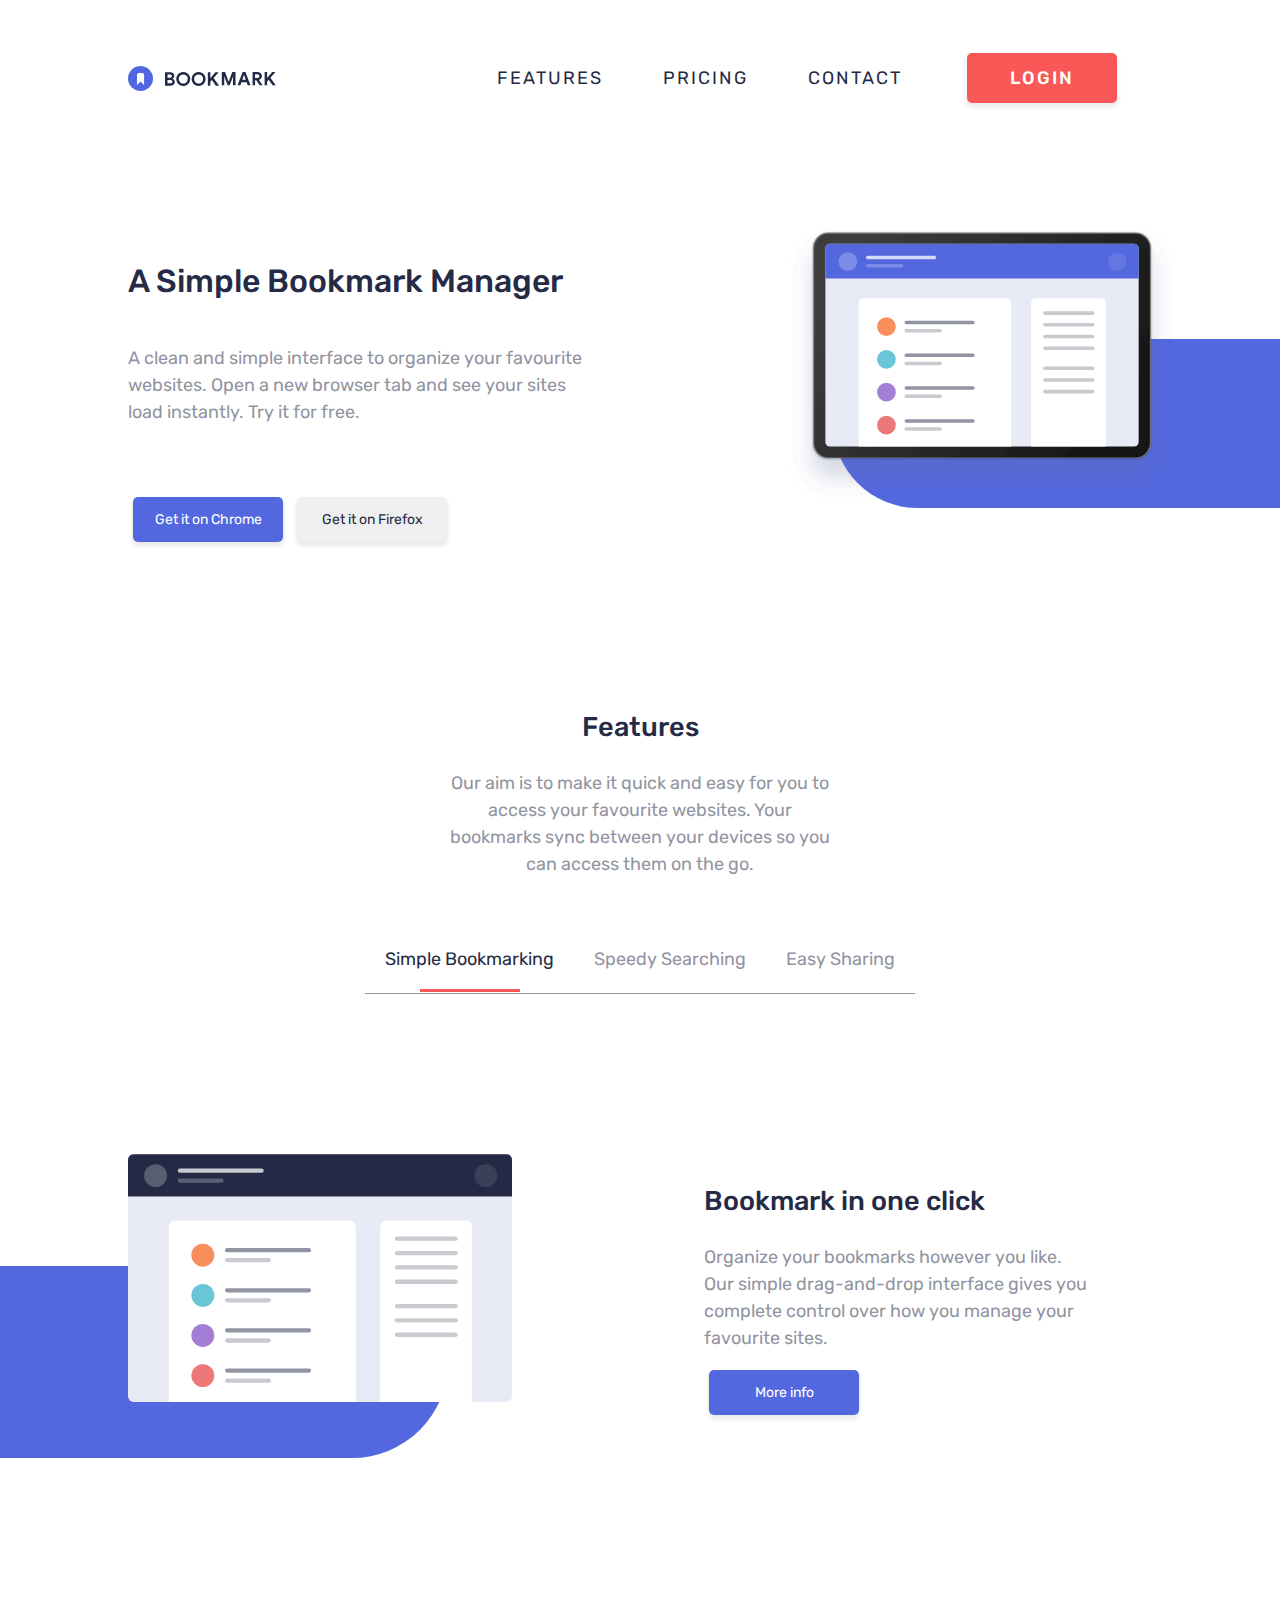
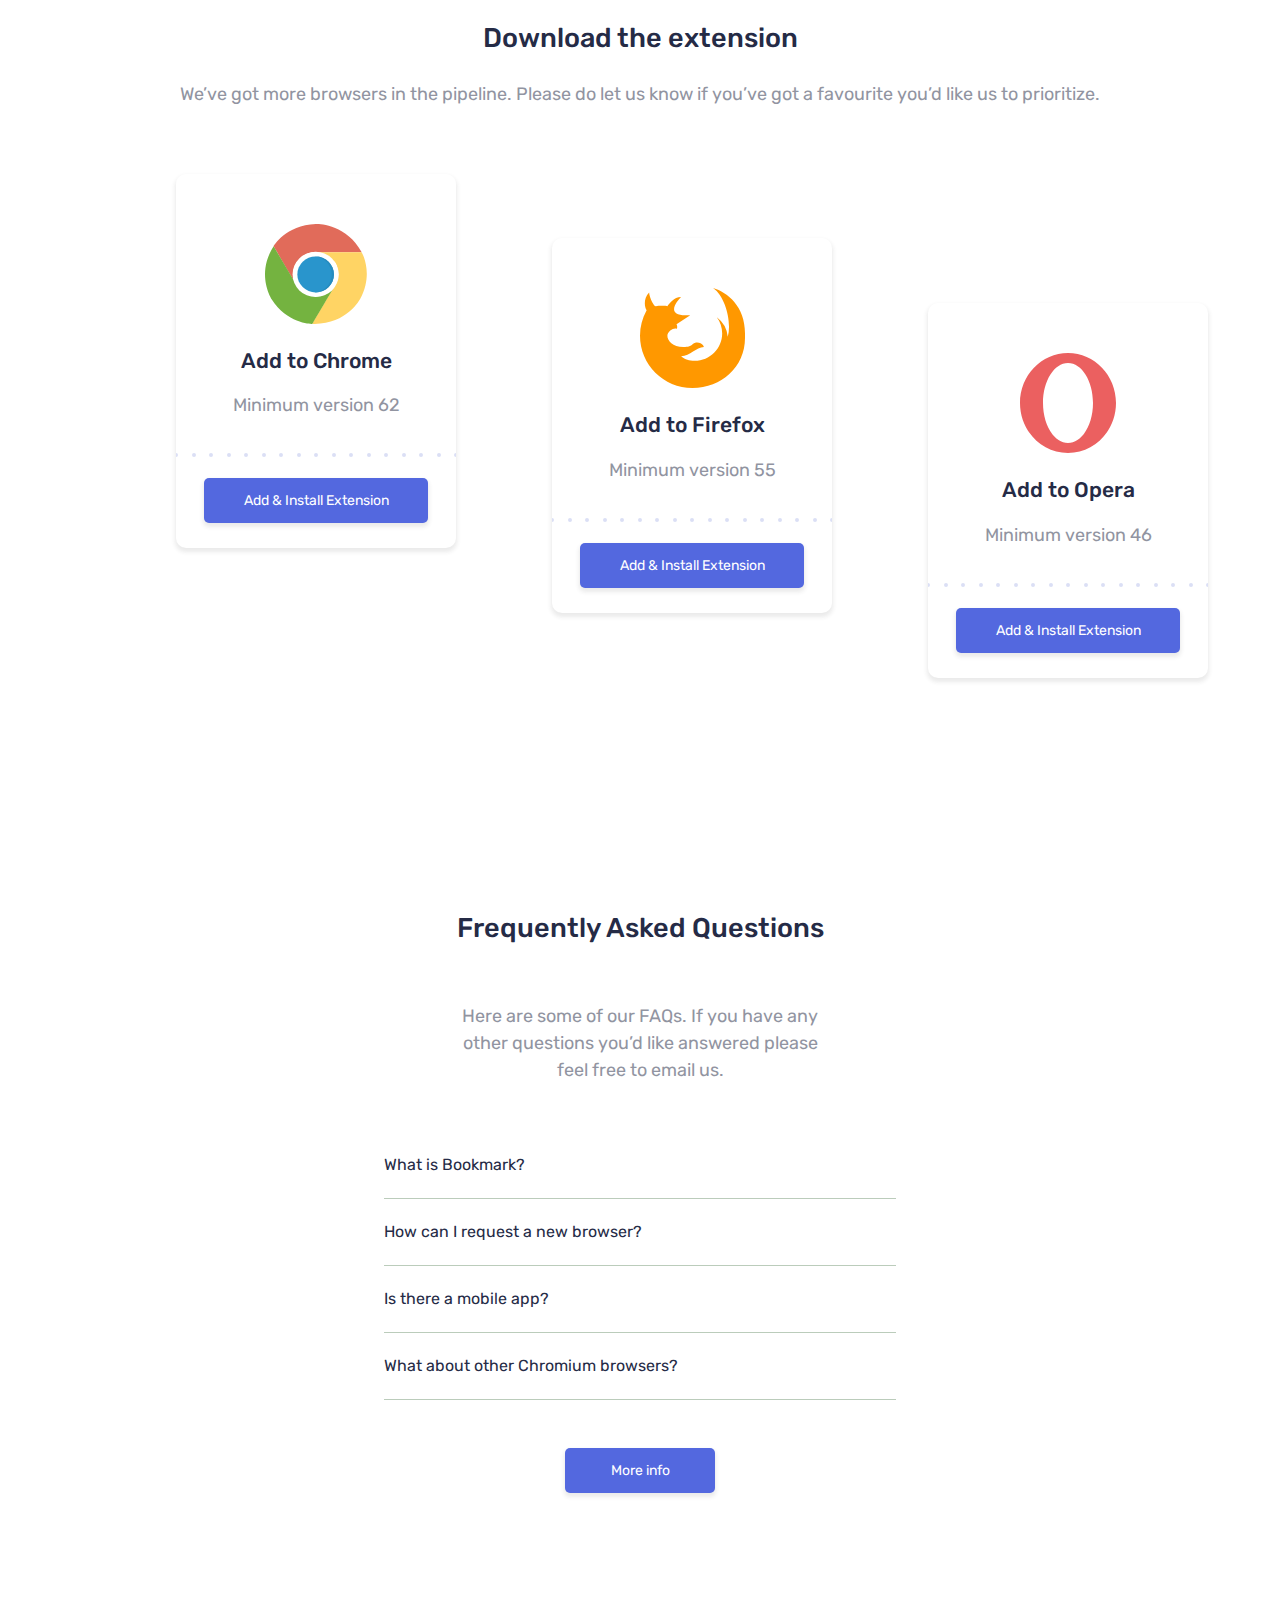
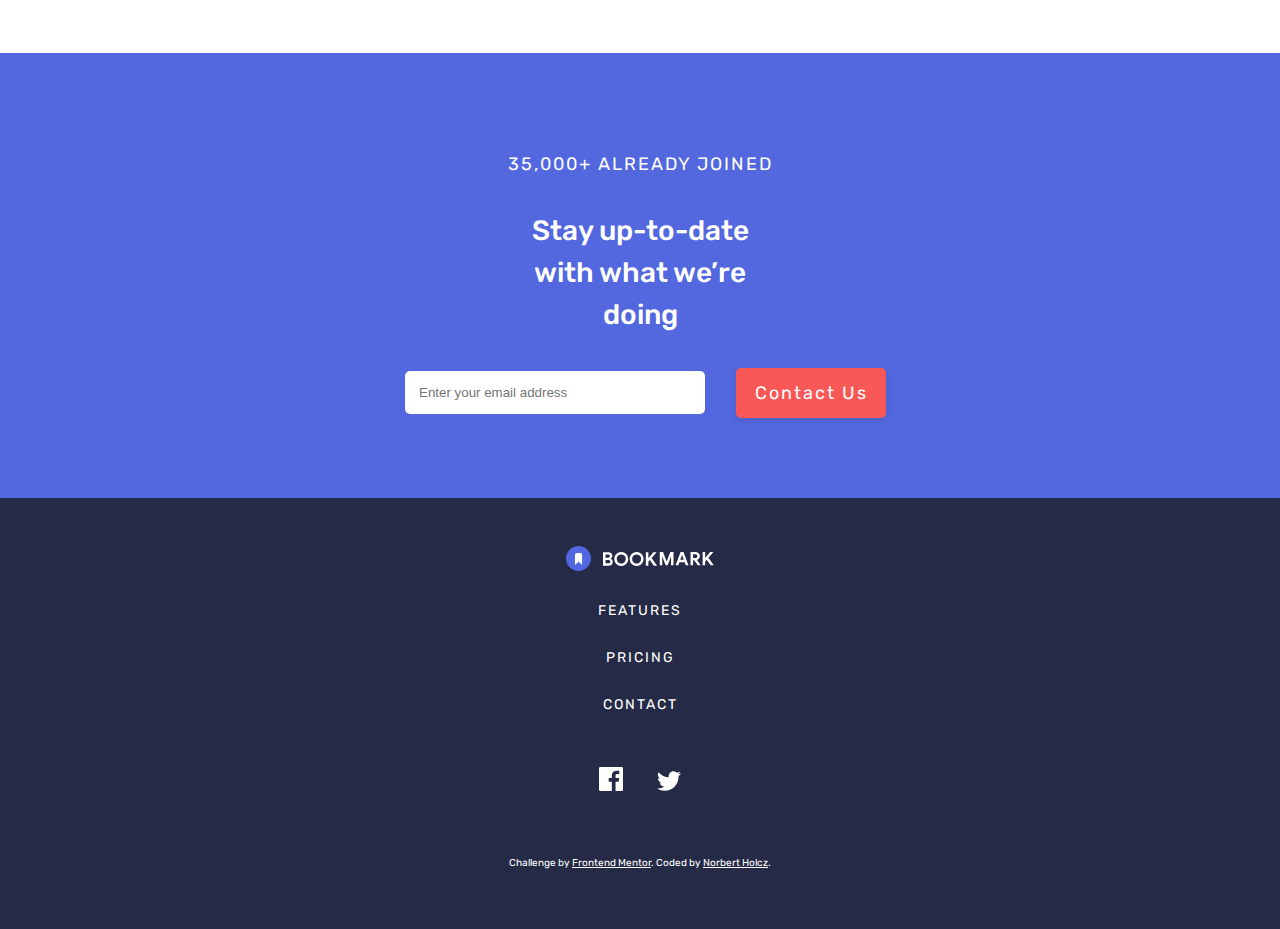
<file: bookmark/bookmark-landing-page/index.html>
<!DOCTYPE html>
<html lang="en">

<head>
    <meta charset="UTF-8">
    <meta name="viewport" content="width=device-width, initial-scale=1.0">
    <title>Bookmark Landing Page</title>
    <link rel="stylesheet" href="style.css">
    <link rel="stylesheet" href="https://use.fontawesome.com/releases/v5.15.2/css/all.css"
        integrity="sha384-vSIIfh2YWi9wW0r9iZe7RJPrKwp6bG+s9QZMoITbCckVJqGCCRhc+ccxNcdpHuYu" crossorigin="anonymous">
    <link rel="preconnect" href="https://fonts.gstatic.com">
    <link href="https://fonts.googleapis.com/css2?family=Rubik:wght@400;500&display=swap" rel="stylesheet">


</head>

<body>
    <header class="mb-5">
        <nav>
            <div class="closed-nav flex-row-between mt-3 mx-a">
                <svg id="nav-logo" width="148" height="25" xmlns="http://www.w3.org/2000/svg">
                    <g fill="none" fill-rule="evenodd">
                        <path
                            d="M37 6.299h5.227c.746 0 1.434.155 2.062.466.629.311 1.123.735 1.484 1.27s.542 1.12.542 1.754c0 .672-.165 1.254-.495 1.746-.33.491-.762.868-1.297 1.129v.15c.697.248 1.25.643 1.661 1.185.41.541.616 1.191.616 1.95 0 .735-.196 1.385-.588 1.951a3.817 3.817 0 0 1-1.587 1.307c-.665.305-1.403.457-2.212.457H37V6.299zm5.04 5.45c.548 0 .986-.152 1.316-.457.33-.305.495-.688.495-1.148 0-.448-.159-.824-.476-1.13-.318-.304-.738-.457-1.26-.457H39.52v3.192h2.52zm.28 5.619c.61 0 1.086-.159 1.428-.476.342-.317.513-.731.513-1.241 0-.51-.174-.927-.522-1.251-.349-.324-.847-.485-1.494-.485H39.52v3.453h2.8zm12.927 2.595c-1.307 0-2.492-.308-3.556-.924a6.711 6.711 0 0 1-2.511-2.53c-.61-1.07-.915-2.246-.915-3.528 0-1.281.305-2.457.915-3.528a6.711 6.711 0 0 1 2.51-2.529C52.756 6.308 53.94 6 55.248 6c1.306 0 2.492.308 3.556.924a6.711 6.711 0 0 1 2.51 2.53c.61 1.07.915 2.246.915 3.527 0 1.282-.305 2.458-.915 3.528a6.711 6.711 0 0 1-2.51 2.53c-1.064.616-2.25.924-3.556.924zm0-2.39a4.52 4.52 0 0 0 2.258-.578 4.177 4.177 0 0 0 1.615-1.624c.392-.697.588-1.494.588-2.39 0-.896-.196-1.692-.588-2.389a4.177 4.177 0 0 0-1.615-1.624 4.52 4.52 0 0 0-2.258-.579 4.47 4.47 0 0 0-2.25.579 4.195 4.195 0 0 0-1.605 1.624c-.392.697-.588 1.493-.588 2.39 0 .895.196 1.692.588 2.389a4.195 4.195 0 0 0 1.605 1.624 4.47 4.47 0 0 0 2.25.578zm15.353 2.39c-1.307 0-2.492-.308-3.556-.924a6.711 6.711 0 0 1-2.51-2.53c-.61-1.07-.915-2.246-.915-3.528 0-1.281.305-2.457.914-3.528a6.711 6.711 0 0 1 2.511-2.529C68.108 6.308 69.294 6 70.6 6c1.307 0 2.492.308 3.556.924a6.711 6.711 0 0 1 2.51 2.53c.61 1.07.915 2.246.915 3.527 0 1.282-.305 2.458-.914 3.528a6.711 6.711 0 0 1-2.511 2.53c-1.064.616-2.25.924-3.556.924zm0-2.39a4.52 4.52 0 0 0 2.259-.578 4.177 4.177 0 0 0 1.614-1.624c.392-.697.588-1.494.588-2.39 0-.896-.196-1.692-.588-2.389a4.177 4.177 0 0 0-1.614-1.624 4.52 4.52 0 0 0-2.259-.579 4.47 4.47 0 0 0-2.25.579 4.195 4.195 0 0 0-1.605 1.624c-.392.697-.588 1.493-.588 2.39 0 .895.196 1.692.588 2.389a4.195 4.195 0 0 0 1.606 1.624 4.47 4.47 0 0 0 2.249.578zM79.83 6.3h2.52v5.73h.15l4.89-5.73h3.043v.149L85.6 11.973l5.338 7.542v.149h-3.08l-3.994-5.693-1.512 1.773v3.92h-2.52V6.299zM93.779 6h3.248l3.546 9.39h.15L104.268 6h3.267v13.365h-2.501v-6.589l.15-2.221h-.15l-3.398 8.81h-1.96l-3.416-8.81h-.149l.15 2.221v6.59h-2.483V6zm20.8 0h2.894l5.021 13.365h-2.781l-1.12-3.192h-5.115l-1.12 3.192h-2.781L114.579 6zm3.193 7.859l-1.176-3.36-.486-1.606h-.149l-.485 1.606-1.195 3.36h3.49zM124.553 6h4.872c.871 0 1.646.18 2.324.541.678.361 1.204.862 1.577 1.503.374.64.56 1.366.56 2.175 0 .858-.27 1.62-.812 2.286a4.617 4.617 0 0 1-2.044 1.447l-.018.13 3.584 5.134v.15h-2.894l-3.453-5.022h-1.176v5.021h-2.52V6zm4.853 6.03c.573 0 1.04-.175 1.4-.523.361-.349.542-.79.542-1.326 0-.51-.172-.945-.514-1.306-.342-.361-.806-.542-1.39-.542h-2.371v3.696h2.333zm7.23-6.03h2.52v5.73h.15l4.89-5.73h3.043v.15l-4.835 5.525 5.34 7.541v.15h-3.08l-3.996-5.694-1.512 1.773v3.92h-2.52V6z"
                            fill="#242A45" fill-rule="nonzero" />
                        <g>
                            <circle fill="#5267DF" cx="12.5" cy="12.5" r="12.5" />
                            <path d="M9 9v10l3.54-3.44L16.078 19V9a2 2 0 0 0-2-2H11a2 2 0 0 0-2 2z" fill="#FFF" />
                        </g>
                    </g>
                </svg>
                <i id="open" class="fas fa-bars"></i>
                <ul id="desktop-nav">
                    <li class="desktop-nav-item" role="button">Features</li>
                    <li class="desktop-nav-item" role="button">Pricing</li>
                    <li class="desktop-nav-item" role="button">Contact</li>
                    <li class="desktop-nav-item" role="button"><button id="desktop-nav-login"
                            class="btn btn-red uppercase">Login</button></li>
                </ul>
            </div>

            <div id="open-nav" class="open-nav hide unvisible">
                <div class="nav-head flex-row-between my-3 mx-a">
                    <svg width="148" height="25" xmlns="http://www.w3.org/2000/svg">
                        <g fill="none" fill-rule="evenodd">
                            <path
                                d="M37 6.299h5.227c.746 0 1.434.155 2.062.466.629.311 1.123.735 1.484 1.27s.542 1.12.542 1.754c0 .672-.165 1.254-.495 1.746-.33.491-.762.868-1.297 1.129v.15c.697.248 1.25.643 1.661 1.185.41.541.616 1.191.616 1.95 0 .735-.196 1.385-.588 1.951a3.817 3.817 0 0 1-1.587 1.307c-.665.305-1.403.457-2.212.457H37V6.299zm5.04 5.45c.548 0 .986-.152 1.316-.457.33-.305.495-.688.495-1.148 0-.448-.159-.824-.476-1.13-.318-.304-.738-.457-1.26-.457H39.52v3.192h2.52zm.28 5.619c.61 0 1.086-.159 1.428-.476.342-.317.513-.731.513-1.241 0-.51-.174-.927-.522-1.251-.349-.324-.847-.485-1.494-.485H39.52v3.453h2.8zm12.927 2.595c-1.307 0-2.492-.308-3.556-.924a6.711 6.711 0 0 1-2.511-2.53c-.61-1.07-.915-2.246-.915-3.528 0-1.281.305-2.457.915-3.528a6.711 6.711 0 0 1 2.51-2.529C52.756 6.308 53.94 6 55.248 6c1.306 0 2.492.308 3.556.924a6.711 6.711 0 0 1 2.51 2.53c.61 1.07.915 2.246.915 3.527 0 1.282-.305 2.458-.915 3.528a6.711 6.711 0 0 1-2.51 2.53c-1.064.616-2.25.924-3.556.924zm0-2.39a4.52 4.52 0 0 0 2.258-.578 4.177 4.177 0 0 0 1.615-1.624c.392-.697.588-1.494.588-2.39 0-.896-.196-1.692-.588-2.389a4.177 4.177 0 0 0-1.615-1.624 4.52 4.52 0 0 0-2.258-.579 4.47 4.47 0 0 0-2.25.579 4.195 4.195 0 0 0-1.605 1.624c-.392.697-.588 1.493-.588 2.39 0 .895.196 1.692.588 2.389a4.195 4.195 0 0 0 1.605 1.624 4.47 4.47 0 0 0 2.25.578zm15.353 2.39c-1.307 0-2.492-.308-3.556-.924a6.711 6.711 0 0 1-2.51-2.53c-.61-1.07-.915-2.246-.915-3.528 0-1.281.305-2.457.914-3.528a6.711 6.711 0 0 1 2.511-2.529C68.108 6.308 69.294 6 70.6 6c1.307 0 2.492.308 3.556.924a6.711 6.711 0 0 1 2.51 2.53c.61 1.07.915 2.246.915 3.527 0 1.282-.305 2.458-.914 3.528a6.711 6.711 0 0 1-2.511 2.53c-1.064.616-2.25.924-3.556.924zm0-2.39a4.52 4.52 0 0 0 2.259-.578 4.177 4.177 0 0 0 1.614-1.624c.392-.697.588-1.494.588-2.39 0-.896-.196-1.692-.588-2.389a4.177 4.177 0 0 0-1.614-1.624 4.52 4.52 0 0 0-2.259-.579 4.47 4.47 0 0 0-2.25.579 4.195 4.195 0 0 0-1.605 1.624c-.392.697-.588 1.493-.588 2.39 0 .895.196 1.692.588 2.389a4.195 4.195 0 0 0 1.606 1.624 4.47 4.47 0 0 0 2.249.578zM79.83 6.3h2.52v5.73h.15l4.89-5.73h3.043v.149L85.6 11.973l5.338 7.542v.149h-3.08l-3.994-5.693-1.512 1.773v3.92h-2.52V6.299zM93.779 6h3.248l3.546 9.39h.15L104.268 6h3.267v13.365h-2.501v-6.589l.15-2.221h-.15l-3.398 8.81h-1.96l-3.416-8.81h-.149l.15 2.221v6.59h-2.483V6zm20.8 0h2.894l5.021 13.365h-2.781l-1.12-3.192h-5.115l-1.12 3.192h-2.781L114.579 6zm3.193 7.859l-1.176-3.36-.486-1.606h-.149l-.485 1.606-1.195 3.36h3.49zM124.553 6h4.872c.871 0 1.646.18 2.324.541.678.361 1.204.862 1.577 1.503.374.64.56 1.366.56 2.175 0 .858-.27 1.62-.812 2.286a4.617 4.617 0 0 1-2.044 1.447l-.018.13 3.584 5.134v.15h-2.894l-3.453-5.022h-1.176v5.021h-2.52V6zm4.853 6.03c.573 0 1.04-.175 1.4-.523.361-.349.542-.79.542-1.326 0-.51-.172-.945-.514-1.306-.342-.361-.806-.542-1.39-.542h-2.371v3.696h2.333zm7.23-6.03h2.52v5.73h.15l4.89-5.73h3.043v.15l-4.835 5.525 5.34 7.541v.15h-3.08l-3.996-5.694-1.512 1.773v3.92h-2.52V6z"
                                fill="#FFF" fill-rule="nonzero" />
                            <g>
                                <circle fill="#FFF" cx="12.5" cy="12.5" r="12.5" />
                                <path d="M9 9v10l3.54-3.44L16.078 19V9a2 2 0 0 0-2-2H11a2 2 0 0 0-2 2z"
                                    fill=" hsl(229, 31%, 21%)" opacity="0.95" />
                            </g>
                        </g>
                    </svg>
                    <i id="close" class="fas fa-times hide"></i>
                </div>
                <ul id="mobile-nav" class="flex-col-center mb-2">
                    <li class="mobile-nav-item uppercase" role="button">Features</li>
                    <li class="mobile-nav-item uppercase" role="button">Pricing</li>
                    <li class="mobile-nav-item uppercase" role="button">Contact</li>
                </ul>
                <button id="mobile-nav-login" class="btn btn-transparent btn-wide uppercase">Login</button>

                <div class="social-media">
                    <svg class="social-media-icon" xmlns="http://www.w3.org/2000/svg" width="24" height="24">
                        <path fill="#FFF" fill-rule="evenodd"
                            d="M22.675 0H1.325C.593 0 0 .593 0 1.325v21.351C0 23.407.593 24 1.325 24H12.82v-9.294H9.692v-3.622h3.128V8.413c0-3.1 1.893-4.788 4.659-4.788 1.325 0 2.463.099 2.795.143v3.24l-1.918.001c-1.504 0-1.795.715-1.795 1.763v2.313h3.587l-.467 3.622h-3.12V24h6.116c.73 0 1.323-.593 1.323-1.325V1.325C24 .593 23.407 0 22.675 0z" />
                    </svg>
                    <svg class="social-media-icon" xmlns="http://www.w3.org/2000/svg" width="24" height="20">
                        <path fill="#FFF" fill-rule="evenodd"
                            d="M24 2.557a9.83 9.83 0 0 1-2.828.775A4.932 4.932 0 0 0 23.337.608a9.864 9.864 0 0 1-3.127 1.195A4.916 4.916 0 0 0 16.616.248c-3.179 0-5.515 2.966-4.797 6.045A13.978 13.978 0 0 1 1.671 1.149a4.93 4.93 0 0 0 1.523 6.574 4.903 4.903 0 0 1-2.229-.616c-.054 2.281 1.581 4.415 3.949 4.89a4.935 4.935 0 0 1-2.224.084 4.928 4.928 0 0 0 4.6 3.419A9.9 9.9 0 0 1 0 17.54a13.94 13.94 0 0 0 7.548 2.212c9.142 0 14.307-7.721 13.995-14.646A10.025 10.025 0 0 0 24 2.557z" />
                    </svg>

                </div>

            </div>



        </nav>
    </header>
    <main>
        <section id="intro" class="mb-10">
            <figure id="hero">
                <img src="./img/illustration-hero.svg"
                    alt="Graphic with simple shapes about a browser window in a tablet" class="illustration illu-1">
                <div class="blue-bg"></div>
            </figure>
            <div class="unit mt-3 w-80 flex-col-center">
                <h1 class="main-title left">A Simple Bookmark Manager</h1>
                <p class="description left">A clean and simple interface to organize your favourite websites. Open a new
                    browser
                    tab and see your sites load instantly. Try it for free.</p>
                <div class="buttons mt-3 mx-a">
                    <button class="btn btn-blue">Get it on Chrome</button>
                    <button class="btn ">Get it on Firefox</button>
                </div>
            </div>
        </section>
        <section id="features" class="mb-10">
            <h2>Features</h2>
            <p id="features-overview" class="description mb-3 w-80">Our aim is to make it quick and easy for you to
                access your
                favourite websites. Your bookmarks sync between your devices so you can access them on the go.</p>

            <ul id="feature-links">
                <li id="simple" class="feature-link active" role="button">Simple Bookmarking</li>
                <li id="speedy" class="feature-link" role="button">Speedy Searching</li>
                <li id="easy" class="feature-link" role="button"> Easy Sharing</li>
            </ul>
            <div class="wrap mt-5">
                <figure id="feature-img">
                    <img id="changing-img" src="./img/illustration-features-tab-1.svg"
                        alt="Graphic with simple shapes about a browser window" class="illustration illu-2 mb-3 mt-5">
                    <div class="blue-bg2"></div>
                </figure>
    
                <div id="feature-details" class="w-80 mt-3">
                    <div id="feature-easy" class="feature">
                        <h2 class="title left">Bookmark in one click</h2>
                        <p class="description left">Organize your bookmarks however you like. Our simple drag-and-drop interface
                            gives you complete control over how you manage your favourite sites.</p>
                        <button class="btn btn-blue btn-info">More info</button>
                    </div>
                    <div id="feature-search" class="feature left hide">
                        <h2 class="title left">Intelligent search</h2>
                        <p class="description left">Our powerful search feature will help you find saved sites in no time at all.
                            No need to trawl through all of your bookmarks. More Info</p>
                        <button class="btn btn-blue btn-info">More info</button>
                    </div>
                    <div id="feature-share" class="feature left hide">
                        <h2 class="title left">Share your bookmarks</h2>
                        <p class="description left">Easily share your bookmarks and collections with others. Create a shareable
                            link that you can send at the click of a button.</p>
                        <button class="btn btn-blue btn-info">More info</button>
                    </div>
                </div>
            </div>
        </section>
        <section id="download" class="mb-10 w-80">
            <h2>Download the extension</h2>
            <p id="download-overview" class="description">We’ve got more browsers in the pipeline. Please do let us know
                if you’ve got a
                favourite you’d like us to prioritize.</p>
            <div class="cardholder w-80">
                <div class="card my-2">
                    <img src="./img/logo-chrome.svg" alt="Chrome browser's logo">
                    <h3>Add to Chrome</h3>
                    <p class="version">Minimum version 62</p>
                    <img src="./img/bg-dots.svg" alt="border" class="border my-1">
                    <button class="btn btn-blue btn-wide">Add & Install Extension</button>
                </div>
                <div class="card my-2">
                    <img src="./img/logo-firefox.svg" alt="Firefox browser's logo">
                    <h3>Add to Firefox</h3>
                    <p class="version">Minimum version 55</p>
                    <img src="./img/bg-dots.svg" alt="border" class="border my-1">
                    <button class="btn btn-blue btn-wide">Add & Install Extension</button>
                </div>
                <div class="card my-2">
                    <img src="./img/logo-opera.svg" alt="Opera browser's logo">
                    <h3>Add to Opera</h3>
                    <p class="version">Minimum version 46</p>
                    <img src="./img/bg-dots.svg" alt="border" class="border my-1">
                    <button class="btn btn-blue btn-wide">Add & Install Extension</button>
                </div>
            </div>
        </section>
        <section id="faq" class="mb-10 w-80">
            <h2>Frequently Asked Questions</h2>
            <p class="description faq-description mb-3">Here are some of our FAQs. If you have any other questions you’d like answered please
                feel free to email us.</p>
            <div class="faqs mb-3">
                <div class="faq-holder flex-col-center">
                    <div class="question flex-row-between">
                        <p>What is Bookmark?</p>
                        <i class="fas fa-chevron-down"></i>
                    </div>
                    <div class="answer hide">
                        <p>Lorem ipsum dolor sit amet, consectetur adipiscing elit. Fusce tincidunt justo eget ultricies
                            fringilla. Phasellus blandit ipsum quis quam ornare mattis.</p>
                    </div>
                </div>
                <div class="faq-holder flex-col-center">
                    <div class="question flex-row-between">
                        <p>How can I request a new browser?</p>
                        <i class="fas fa-chevron-down"></i>
                    </div>
                    <div class="answer hide">
                        <p>Lorem ipsum dolor sit amet, consectetur adipiscing elit. Fusce tincidunt justo eget ultricies
                            fringilla. Phasellus blandit ipsum quis quam ornare mattis.</p>
                    </div>
                </div>
                <div class="faq-holder flex-col-center">
                    <div class="question flex-row-between">
                        <p>Is there a mobile app?</p>
                        <i class="fas fa-chevron-down"></i>
                    </div>
                    <div class="answer hide">
                        <p>Lorem ipsum dolor sit amet, consectetur adipiscing elit. Fusce tincidunt justo eget ultricies
                            fringilla. Phasellus blandit ipsum quis quam ornare mattis.</p>
                    </div>
                </div>
                <div class="faq-holder flex-col-center">
                    <div class="question flex-row-between">
                        <p>What about other Chromium browsers?</p>
                        <i class="fas fa-chevron-down"></i>
                    </div>
                    <div class="answer hide">
                        <p>Lorem ipsum dolor sit amet, consectetur adipiscing elit. Fusce tincidunt justo eget ultricies
                            fringilla. Phasellus blandit ipsum quis quam ornare mattis.</p>
                    </div>
                </div>
            </div>
            <button class="btn btn-blue">More info</button>
        </section>
        <section id="jumbotron">
            <p class="join">35,000+ already joined</p>
            <h4>Stay up-to-date with what we’re doing</h4>
            <form id="form" action="#">
                <div class="form-wrap mx-a">
                    <div class="error hide">Whoops, make sure it's an email</div>
                    <i class="fas fa-exclamation-circle error-sign hide"></i>
                    <input id="email" type="email" placeholder="Enter your email address" class="w-80" required>
                </div>
                <input id="submit" type="submit" value="Contact Us" class="btn btn-red w-80">
                </form>
        </section>
    </main>
    <footer>
        <div class="footer-links">
            <svg width="148" height="25" xmlns="http://www.w3.org/2000/svg">
                <g fill="none" fill-rule="evenodd">
                    <path
                        d="M37 6.299h5.227c.746 0 1.434.155 2.062.466.629.311 1.123.735 1.484 1.27s.542 1.12.542 1.754c0 .672-.165 1.254-.495 1.746-.33.491-.762.868-1.297 1.129v.15c.697.248 1.25.643 1.661 1.185.41.541.616 1.191.616 1.95 0 .735-.196 1.385-.588 1.951a3.817 3.817 0 0 1-1.587 1.307c-.665.305-1.403.457-2.212.457H37V6.299zm5.04 5.45c.548 0 .986-.152 1.316-.457.33-.305.495-.688.495-1.148 0-.448-.159-.824-.476-1.13-.318-.304-.738-.457-1.26-.457H39.52v3.192h2.52zm.28 5.619c.61 0 1.086-.159 1.428-.476.342-.317.513-.731.513-1.241 0-.51-.174-.927-.522-1.251-.349-.324-.847-.485-1.494-.485H39.52v3.453h2.8zm12.927 2.595c-1.307 0-2.492-.308-3.556-.924a6.711 6.711 0 0 1-2.511-2.53c-.61-1.07-.915-2.246-.915-3.528 0-1.281.305-2.457.915-3.528a6.711 6.711 0 0 1 2.51-2.529C52.756 6.308 53.94 6 55.248 6c1.306 0 2.492.308 3.556.924a6.711 6.711 0 0 1 2.51 2.53c.61 1.07.915 2.246.915 3.527 0 1.282-.305 2.458-.915 3.528a6.711 6.711 0 0 1-2.51 2.53c-1.064.616-2.25.924-3.556.924zm0-2.39a4.52 4.52 0 0 0 2.258-.578 4.177 4.177 0 0 0 1.615-1.624c.392-.697.588-1.494.588-2.39 0-.896-.196-1.692-.588-2.389a4.177 4.177 0 0 0-1.615-1.624 4.52 4.52 0 0 0-2.258-.579 4.47 4.47 0 0 0-2.25.579 4.195 4.195 0 0 0-1.605 1.624c-.392.697-.588 1.493-.588 2.39 0 .895.196 1.692.588 2.389a4.195 4.195 0 0 0 1.605 1.624 4.47 4.47 0 0 0 2.25.578zm15.353 2.39c-1.307 0-2.492-.308-3.556-.924a6.711 6.711 0 0 1-2.51-2.53c-.61-1.07-.915-2.246-.915-3.528 0-1.281.305-2.457.914-3.528a6.711 6.711 0 0 1 2.511-2.529C68.108 6.308 69.294 6 70.6 6c1.307 0 2.492.308 3.556.924a6.711 6.711 0 0 1 2.51 2.53c.61 1.07.915 2.246.915 3.527 0 1.282-.305 2.458-.914 3.528a6.711 6.711 0 0 1-2.511 2.53c-1.064.616-2.25.924-3.556.924zm0-2.39a4.52 4.52 0 0 0 2.259-.578 4.177 4.177 0 0 0 1.614-1.624c.392-.697.588-1.494.588-2.39 0-.896-.196-1.692-.588-2.389a4.177 4.177 0 0 0-1.614-1.624 4.52 4.52 0 0 0-2.259-.579 4.47 4.47 0 0 0-2.25.579 4.195 4.195 0 0 0-1.605 1.624c-.392.697-.588 1.493-.588 2.39 0 .895.196 1.692.588 2.389a4.195 4.195 0 0 0 1.606 1.624 4.47 4.47 0 0 0 2.249.578zM79.83 6.3h2.52v5.73h.15l4.89-5.73h3.043v.149L85.6 11.973l5.338 7.542v.149h-3.08l-3.994-5.693-1.512 1.773v3.92h-2.52V6.299zM93.779 6h3.248l3.546 9.39h.15L104.268 6h3.267v13.365h-2.501v-6.589l.15-2.221h-.15l-3.398 8.81h-1.96l-3.416-8.81h-.149l.15 2.221v6.59h-2.483V6zm20.8 0h2.894l5.021 13.365h-2.781l-1.12-3.192h-5.115l-1.12 3.192h-2.781L114.579 6zm3.193 7.859l-1.176-3.36-.486-1.606h-.149l-.485 1.606-1.195 3.36h3.49zM124.553 6h4.872c.871 0 1.646.18 2.324.541.678.361 1.204.862 1.577 1.503.374.64.56 1.366.56 2.175 0 .858-.27 1.62-.812 2.286a4.617 4.617 0 0 1-2.044 1.447l-.018.13 3.584 5.134v.15h-2.894l-3.453-5.022h-1.176v5.021h-2.52V6zm4.853 6.03c.573 0 1.04-.175 1.4-.523.361-.349.542-.79.542-1.326 0-.51-.172-.945-.514-1.306-.342-.361-.806-.542-1.39-.542h-2.371v3.696h2.333zm7.23-6.03h2.52v5.73h.15l4.89-5.73h3.043v.15l-4.835 5.525 5.34 7.541v.15h-3.08l-3.996-5.694-1.512 1.773v3.92h-2.52V6z"
                        fill="#ffffff" fill-rule="nonzero" />
                    <g>
                        <circle fill="#5267DF" cx="12.5" cy="12.5" r="12.5" />
                        <path d="M9 9v10l3.54-3.44L16.078 19V9a2 2 0 0 0-2-2H11a2 2 0 0 0-2 2z" fill="#FFF" />
                    </g>
                </g>
            </svg>
            <ul class="footer-link-group">
                <li class="footer-link" role="button">Features</li>
                <li class="footer-link" role="button">Pricing</li>
                <li class="footer-link" role="button">Contact</li>
            </ul>
        </div>
        <div class="footer-social-media">
           <svg class="social-media-logo" xmlns="http://www.w3.org/2000/svg" width="24" height="24">
                        <path fill="#ffffff" fill-rule="evenodd"
                            d="M22.675 0H1.325C.593 0 0 .593 0 1.325v21.351C0 23.407.593 24 1.325 24H12.82v-9.294H9.692v-3.622h3.128V8.413c0-3.1 1.893-4.788 4.659-4.788 1.325 0 2.463.099 2.795.143v3.24l-1.918.001c-1.504 0-1.795.715-1.795 1.763v2.313h3.587l-.467 3.622h-3.12V24h6.116c.73 0 1.323-.593 1.323-1.325V1.325C24 .593 23.407 0 22.675 0z" />
                    </svg>
                <svg class="social-media-logo" xmlns="http://www.w3.org/2000/svg" width="24" height="20">
                        <path fill="#ffffff" fill-rule="evenodd"
                            d="M24 2.557a9.83 9.83 0 0 1-2.828.775A4.932 4.932 0 0 0 23.337.608a9.864 9.864 0 0 1-3.127 1.195A4.916 4.916 0 0 0 16.616.248c-3.179 0-5.515 2.966-4.797 6.045A13.978 13.978 0 0 1 1.671 1.149a4.93 4.93 0 0 0 1.523 6.574 4.903 4.903 0 0 1-2.229-.616c-.054 2.281 1.581 4.415 3.949 4.89a4.935 4.935 0 0 1-2.224.084 4.928 4.928 0 0 0 4.6 3.419A9.9 9.9 0 0 1 0 17.54a13.94 13.94 0 0 0 7.548 2.212c9.142 0 14.307-7.721 13.995-14.646A10.025 10.025 0 0 0 24 2.557z" />
                    </svg>
            
        </div>
        <div class="copyright">
            <p>Challenge by <a href="https://www.frontendmentor.io/" target="_blank">Frontend Mentor</a>. Coded by <a href="https://www.frontendmentor.io/profile/holczur">Norbert Holcz</a>.</p>
        </div>
    </footer>


    <script src="./script.js"></script>
</body>

</html>
</file>
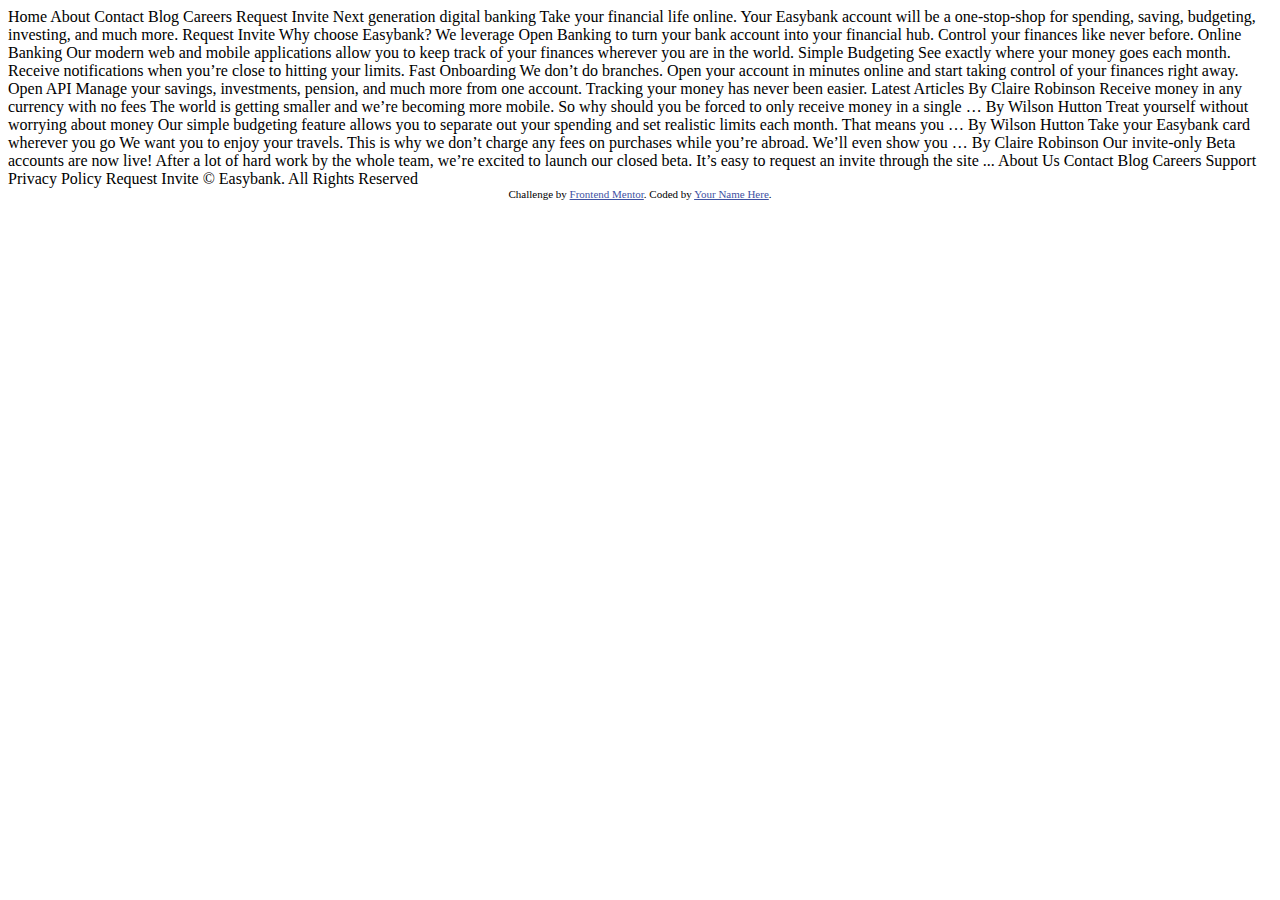
<file: easybank/easybank-landing-page-master/index.html>
<!DOCTYPE html>
<html lang="en">
<head>
  <meta charset="UTF-8">
  <meta name="viewport" content="width=device-width, initial-scale=1.0"> <!-- displays site properly based on user's device -->

  <link rel="icon" type="image/png" sizes="32x32" href="./images/favicon-32x32.png">
  
  <title>Frontend Mentor | Easybank landing page</title>

  <!-- Feel free to remove these styles or customise in your own stylesheet 👍 -->
  <style>
    .attribution { font-size: 11px; text-align: center; }
    .attribution a { color: hsl(228, 45%, 44%); }
  </style>
</head>
<body>

  Home
  About
  Contact
  Blog
  Careers

  Request Invite



  Next generation digital banking

  Take your financial life online. Your Easybank account will be a one-stop-shop 
  for spending, saving, budgeting, investing, and much more.

  Request Invite



  Why choose Easybank?

  We leverage Open Banking to turn your bank account into your financial hub. Control 
  your finances like never before.

  Online Banking
  Our modern web and mobile applications allow you to keep track of your finances 
  wherever you are in the world.

  Simple Budgeting
  See exactly where your money goes each month. Receive notifications when you’re 
  close to hitting your limits.

  Fast Onboarding
  We don’t do branches. Open your account in minutes online and start taking control 
  of your finances right away.

  Open API
  Manage your savings, investments, pension, and much more from one account. Tracking 
  your money has never been easier.

  

  Latest Articles

  By Claire Robinson
  Receive money in any currency with no fees
  The world is getting smaller and we’re becoming more mobile. So why should you be 
  forced to only receive money in a single …

  By Wilson Hutton
  Treat yourself without worrying about money
  Our simple budgeting feature allows you to separate out your spending and set 
  realistic limits each month. That means you …

  By Wilson Hutton
  Take your Easybank card wherever you go
  We want you to enjoy your travels. This is why we don’t charge any fees on purchases 
  while you’re abroad. We’ll even show you …

  By Claire Robinson
  Our invite-only Beta accounts are now live!
  After a lot of hard work by the whole team, we’re excited to launch our closed beta. 
  It’s easy to request an invite through the site ...

  

  About Us
  Contact
  Blog
  Careers
  Support
  Privacy Policy

  Request Invite

  © Easybank. All Rights Reserved
  
  <div class="attribution">
    Challenge by <a href="https://www.frontendmentor.io?ref=challenge" target="_blank">Frontend Mentor</a>. 
    Coded by <a href="#">Your Name Here</a>.
  </div>
</body>
</html>
</file>
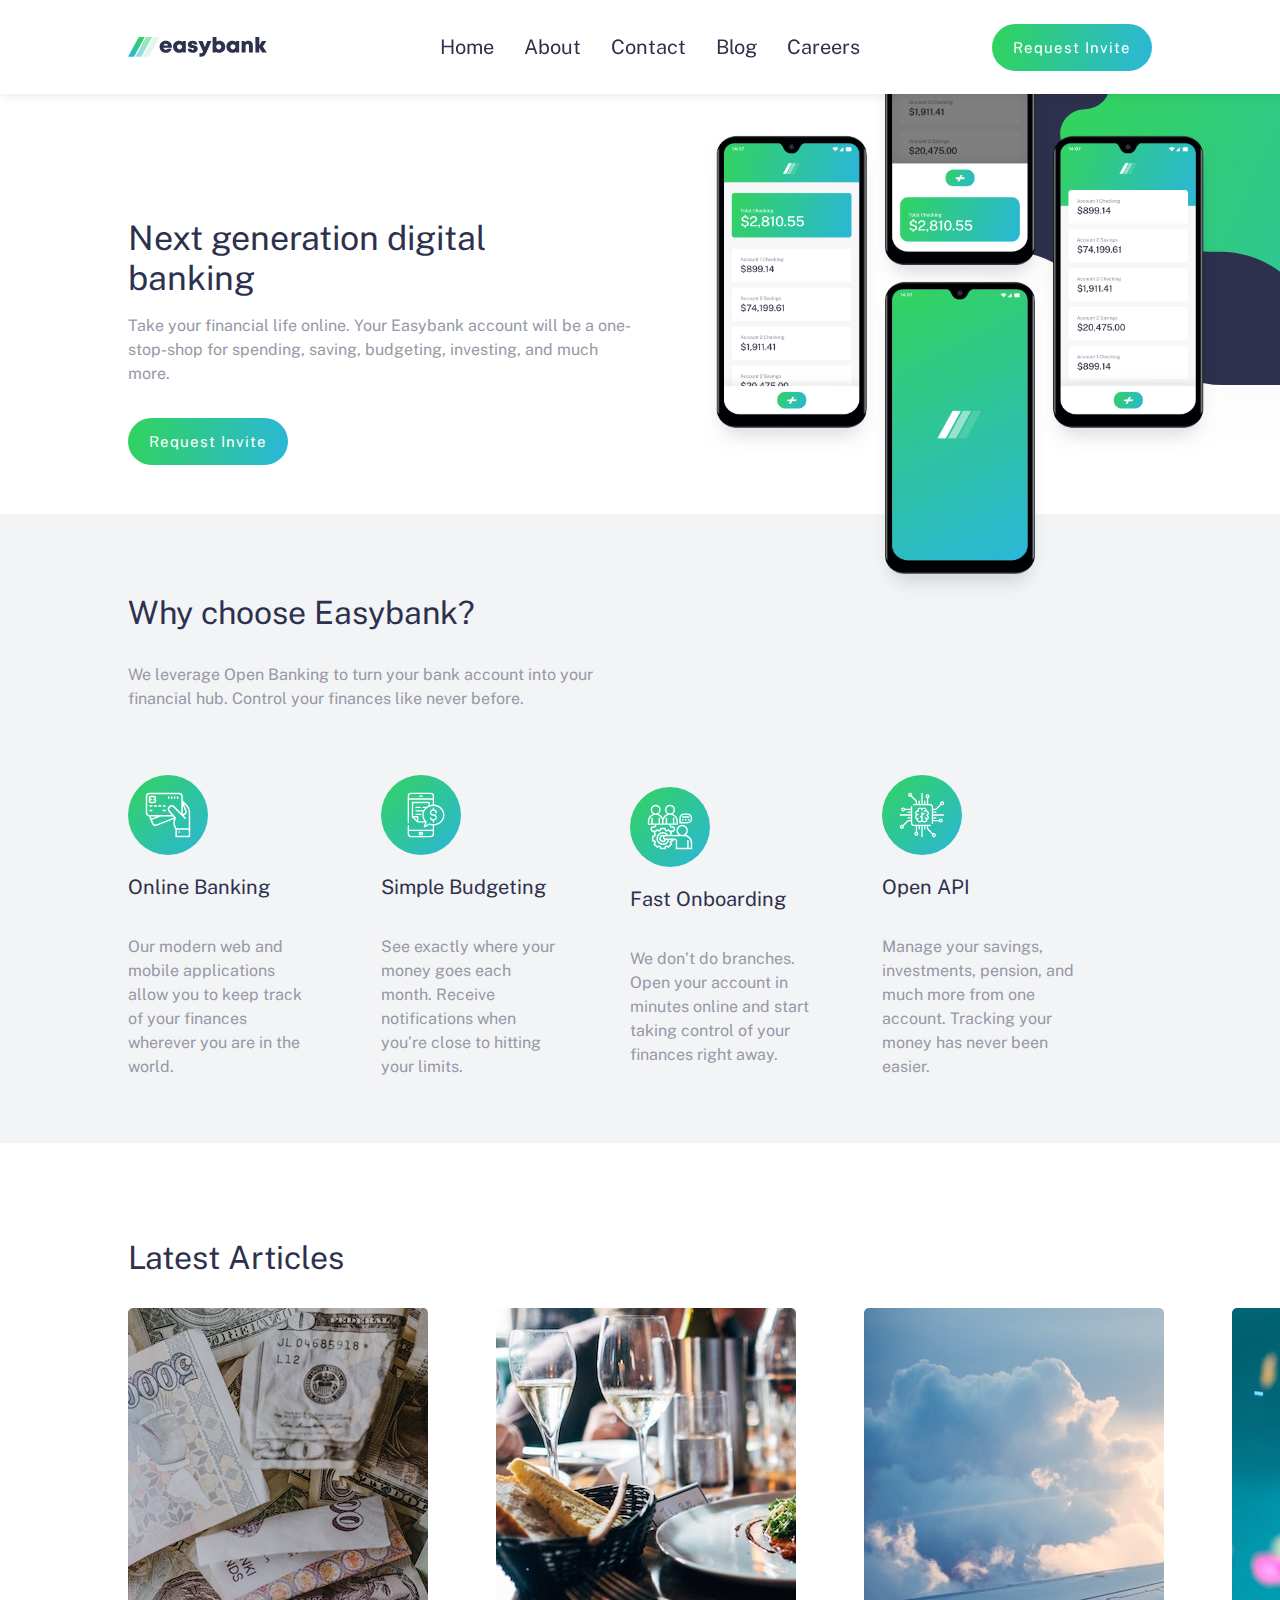
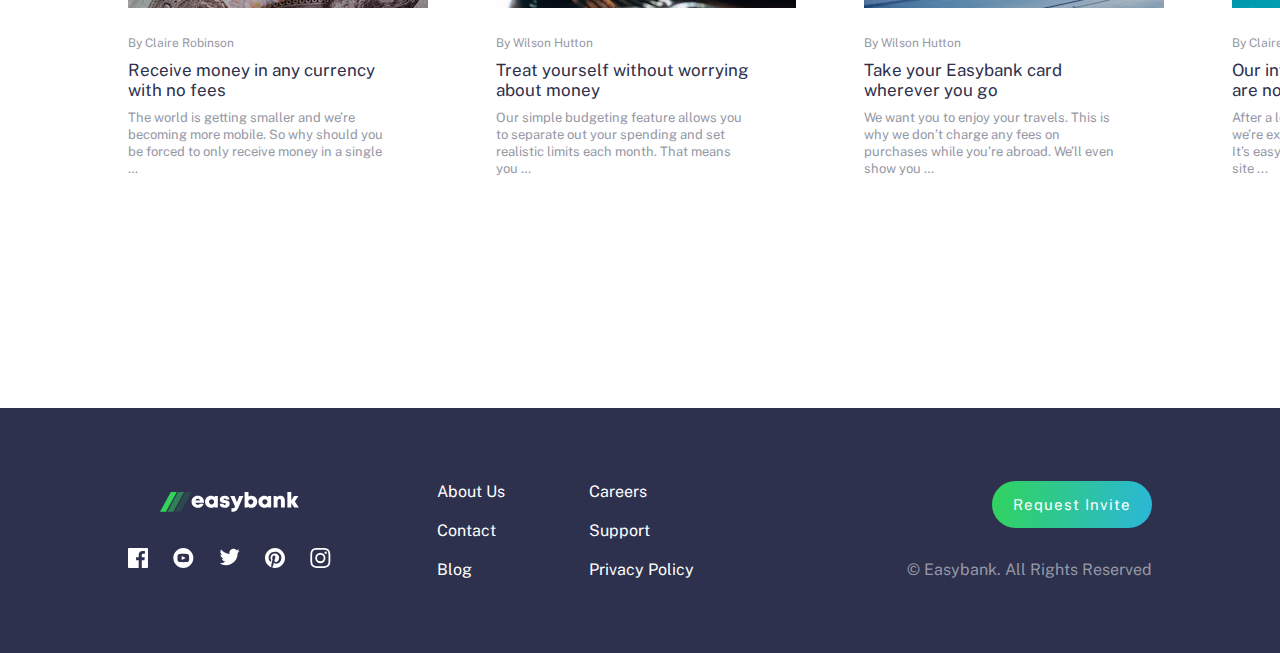
<file: easybank/easybank-landing-page/index.html>
<!DOCTYPE html>
<html lang="en">

<head>
    <meta charset="UTF-8">
    <meta http-equiv="X-UA-Compatible" content="IE=edge">
    <meta name="viewport" content="width=device-width, initial-scale=1.0">
    <title>Easybank</title>
    <link rel="stylesheet" href="style.css">
</head>

<body>
    <nav>
        <div class="nav-container--desktop">
            <img src="./assets/logo.svg" alt="">
            <ul class="nav-links--desktop">
                <li class="nav-item">Home</li>
                <li class="nav-item">About</li>
                <li class="nav-item">Contact</li>
                <li class="nav-item">Blog</li>
                <li class="nav-item">Careers</li>
            </ul>
            <button class="btn btn-invite">Request Invite</button>
        </div>




        <div class="nav-container--mobile">
            <img src="./assets/logo.svg" alt="">
            <div class="menu-btn">
                <img class="open" src="./assets/icon-hamburger.svg" alt="">
                <img class="close hidden" src="./assets/icon-close.svg" alt="">
            </div>
        </div>
        <div class="menu hidden">
            <div class="menu-overlay hide"></div>
            <ul class="nav-links">
                <li class="nav-item">Home</li>
                <li class="nav-item">About</li>
                <li class="nav-item">Contact</li>
                <li class="nav-item">Blog</li>
                <li class="nav-item">Careers</li>
            </ul>
        </div>


    </nav>

    <header>
        <div class="header-container--img">
            <div class=" img-container"></div>
            <svg class="bg-shape" xmlns="http://www.w3.org/2000/svg" xmlns:xlink="http://www.w3.org/1999/xlink"
                width="375" height="423">
                <defs>
                    <linearGradient id="c" x1="0%" x2="99.58%" y1="36.139%" y2="63.745%">
                        <stop offset="0%" stop-color="#33D35E" />
                        <stop offset="100%" stop-color="#2AB6D9" />
                    </linearGradient>
                    <filter id="a" width="116.9%" height="158.7%" x="-10.8%" y="-28.8%" filterUnits="objectBoundingBox">
                        <feOffset dy="2" in="SourceAlpha" result="shadowOffsetOuter1" />
                        <feGaussianBlur in="shadowOffsetOuter1" result="shadowBlurOuter1" stdDeviation="38.5" />
                        <feColorMatrix in="shadowBlurOuter1"
                            values="0 0 0 0 0 0 0 0 0 0 0 0 0 0 0 0 0 0 0.0240111451 0" />
                    </filter>
                    <path id="b"
                        d="M42.46 162.61l70.744 70.76a100 100 0 0070.719 29.298h11.03a100 100 0 0170.719 29.298l75.718 75.736A100 100 0 00412.109 397H633.78c27.507 0 49.805-22.299 49.805-49.805a49.805 49.805 0 00-14.583-35.213l-52.835-52.848c-7.359-7.36-7.357-19.294.003-26.653a18.846 18.846 0 0113.325-5.518c10.408 0 18.846-8.438 18.846-18.846 0-4.997-1.985-9.79-5.518-13.325L534.747 86.691a100 100 0 00-70.72-29.298H352.013a97.948 97.948 0 01-69.267-28.696A97.948 97.948 0 00213.477 0H84.94c-19.435 0-35.19 15.755-35.19 35.19a35.19 35.19 0 0010.304 24.88L77.65 77.669c9.715 9.717 9.713 25.47-.004 35.185a24.88 24.88 0 01-17.59 7.285c-13.742 0-24.88 11.14-24.88 24.88a24.88 24.88 0 007.284 17.59z" />
                </defs>
                <g fill="none" fill-rule="evenodd" transform="translate(-94 -52)">
                    <use fill="#000" filter="url(#a)" xlink:href="#b" />
                    <use fill="#2D314D" xlink:href="#b" />
                    <path fill="url(#c)"
                        d="M256.46 163.61l70.744 70.76a100 100 0 0070.719 29.298h11.03a100 100 0 0170.719 29.298l75.718 75.736A100 100 0 00626.109 398H847.78c27.507 0 49.805-22.299 49.805-49.805a49.805 49.805 0 00-14.583-35.213l-52.835-52.848c-7.359-7.36-7.357-19.294.003-26.653a18.846 18.846 0 0113.325-5.518c10.408 0 18.846-8.438 18.846-18.846 0-4.997-1.985-9.79-5.518-13.325L748.747 87.691a100 100 0 00-70.72-29.298H566.013a97.948 97.948 0 01-69.267-28.696A97.948 97.948 0 00427.477 1H298.94c-19.435 0-35.19 15.755-35.19 35.19a35.19 35.19 0 0010.304 24.88l17.595 17.599c9.715 9.717 9.713 25.47-.004 35.185a24.88 24.88 0 01-17.59 7.285c-13.742 0-24.88 11.14-24.88 24.88a24.88 24.88 0 007.284 17.59z" />
                </g>
            </svg>
        </div>
        <div class="header-container--text">
            <h1>Next generation digital banking</h1>
            <p class="text">Take your financial life online. Your Easybank account will be a one-stop-shop for
                spending,
                saving,
                budgeting, investing, and much more.</p>
            <button class="btn btn-invite">Request Invite</button>
        </div>
    </header>
    <section class="reasons">
        <h2>Why choose Easybank?</h2>
        <p class="text">We leverage Open Banking to turn your bank account into your financial hub. Control
            your
            finances like never before.</p>
        <div class="card-container">
            <div class="card">
                <img class="reason-icon" src="./assets/icon-online.svg" alt="">
                <h3>Online Banking</h3>
                <p class="subtext">Our modern web and mobile applications allow you to keep track of your
                    finances
                    wherever you are in the world.</p>
            </div>
            <div class="card">
                <img class="reason-icon" src="./assets/icon-budgeting.svg" alt="">
                <h3>Simple Budgeting</h3>
                <p class="subtext">See exactly where your money goes each month. Receive notifications when
                    you’re
                    close to hitting your limits.</p>
            </div>
            <div class="card">
                <img class="reason-icon" src="./assets/icon-onboarding.svg" alt="">
                <h3>Fast Onboarding</h3>
                <p class="subtext">We don’t do branches. Open your account in minutes online and start
                    taking control
                    of your finances right away.</p>
            </div>
            <div class="card">
                <img class="reason-icon" src="./assets/icon-api.svg" alt="">
                <h3>Open API</h3>
                <p class="subtext">Manage your savings, investments, pension, and much more from one
                    account. Tracking
                    your money has never been easier.</p>
            </div>
        </div>
    </section>
    <section class="articles">
        <h2>Latest Articles</h2>
        <div class="card-container">
            <div class="card">
                <div class="article-container--img"><img class="article-img" src="./assets/image-currency.jpg" alt="">
                </div>
                <div class="text-container">
                    <p class="author">By Claire Robinson</p>
                    <h4>Receive money in any currency with no fees</h4>
                    <div class="article">The world is getting smaller and we’re becoming more mobile. So why
                        should you
                        be
                        forced to only receive money in a single …
                    </div>
                </div>
            </div>
            <div class="card">
                <div class="article-container--img"><img class="article-img" src="./assets/image-restaurant.jpg" alt="">
                </div>
                <div class="text-container">
                    <p class="author">By Wilson Hutton</p>
                    <h4>Treat yourself without worrying about money</h4>
                    <div class="article">Our simple budgeting feature allows you to separate out your
                        spending and set
                        realistic limits each month. That means you …</div>
                </div>
            </div>
            <div class="card">
                <div class="article-container--img"><img class="article-img" src="./assets/image-plane.jpg" alt="">
                </div>
                <div class="text-container">
                    <p class="author">By Wilson Hutton</p>
                    <h4>Take your Easybank card wherever you go</h4>
                    <div class="article">We want you to enjoy your travels. This is why we don’t charge any
                        fees on
                        purchases while you’re abroad. We’ll even show you …</div>
                </div>
            </div>
            <div class="card">
                <div class="article-container--img"><img class="article-img" src="./assets/image-confetti.jpg" alt="">
                </div>
                <div class="text-container">
                    <p class="author">By Claire Robinson</p>
                    <h4>Our invite-only Beta accounts are now live!</h4>
                    <div class="article">After a lot of hard work by the whole team, we’re excited to launch
                        our closed
                        beta. It’s easy to request an invite through the site ...</div>
                </div>
            </div>
        </div>

    </section>
    <footer>
        <div class="footer-container--group">
            <div class="footer-container">
                <div class="logo--footer">
                    <svg xmlns="http://www.w3.org/2000/svg" width="139" height="20">
                        <defs>
                            <linearGradient id="a" x1="72.195%" x2="17.503%" y1="0%" y2="100%">
                                <stop offset="0%" stop-color="#33D35E" />
                                <stop offset="100%" stop-color="#2AB6D9" />
                            </linearGradient>
                        </defs>
                        <g fill="none" fill-rule="evenodd">
                            <path fill="#fff" fill-rule="nonzero"
                                d="M37.754 15.847c2.852 0 5.152-1.622 5.952-4.216h-3.897c-.376.665-1.14 1.066-2.055 1.066-1.237 0-2.065-.674-2.32-1.978h8.44c.051-.352.081-.694.081-1.037 0-3.335-2.537-5.95-6.201-5.95-3.568 0-6.175 2.564-6.175 6.049 0 3.473 2.628 6.066 6.175 6.066zm2.344-7.297h-4.596c.317-1.129 1.11-1.749 2.252-1.749 1.181 0 2 .613 2.344 1.75zm10.946 7.296c1.32 0 2.5-.434 3.43-1.188l.336.804h3.027V4.093h-2.919l-.4.88c-.94-.775-2.135-1.222-3.474-1.222-3.476 0-5.961 2.505-5.961 6.026 0 3.533 2.485 6.07 5.961 6.07zm.524-3.467c-1.467 0-2.545-1.108-2.545-2.593 0-1.475 1.069-2.583 2.545-2.583 1.466 0 2.544 1.108 2.544 2.583 0 1.485-1.078 2.593-2.544 2.593zm13.123 3.467c3.02 0 5.025-1.554 5.025-3.93 0-2.883-2.387-3.256-4.183-3.575-1.08-.193-1.95-.344-1.95-.99 0-.527.422-.838 1.05-.838.71 0 1.197.337 1.197 1.063h3.667c-.044-2.303-1.92-3.843-4.816-3.843-2.912 0-4.854 1.47-4.854 3.75 0 2.757 2.337 3.289 4.1 3.574 1.092.181 1.952.368 1.952 1.024 0 .587-.543.88-1.116.88-.742 0-1.32-.383-1.32-1.214h-3.77c.036 2.463 1.919 4.1 5.018 4.1zm8.1 3.858c2.936 0 4.344-1.257 5.877-4.736l4.764-10.863h-4.206l-2.249 6.263-2.412-6.263H70.31l4.698 10.43c-.53 1.414-.983 1.804-2.48 1.804H71.45v3.365h1.341zm18.504-3.858c3.5 0 5.973-2.515 5.973-6.048S94.796 3.75 91.295 3.75a5.332 5.332 0 00-2.825.784V0H84.6v15.474h2.897l.37-.844c.923.771 2.102 1.216 3.428 1.216zm-.523-3.467c-1.467 0-2.545-1.108-2.545-2.58 0-1.486 1.078-2.594 2.545-2.594 1.466 0 2.544 1.108 2.544 2.593 0 1.473-1.087 2.58-2.544 2.58zm13.598 3.467c1.32 0 2.5-.434 3.43-1.188l.336.804h3.027V4.093h-2.918l-.401.88c-.939-.775-2.135-1.222-3.474-1.222-3.476 0-5.96 2.505-5.96 6.026 0 3.533 2.484 6.07 5.96 6.07zm.524-3.467c-1.467 0-2.545-1.108-2.545-2.593 0-1.475 1.07-2.583 2.545-2.583 1.467 0 2.545 1.108 2.545 2.583 0 1.485-1.078 2.593-2.545 2.593zm12.653 3.095V9.403c0-1.447.702-2.3 1.923-2.3.986 0 1.483.657 1.483 1.98v6.39h3.915V8.543c0-2.897-1.733-4.773-4.373-4.773-1.47 0-2.733.565-3.58 1.508l-.537-1.172h-2.747v11.369h3.916zm13.748 0v-4.808l2.848 4.808h4.616l-3.902-5.95 3.543-5.419h-4.397l-2.708 4.454V0h-3.916v15.474h3.916z" />
                            <g fill="#33D35E">
                                <path d="M10.802 0L0 19.704h5.986L16.789 0z" />
                                <path opacity=".5" d="M18.171 0L7.368 19.704h5.986L24.157 0z" />
                                <path opacity=".15" d="M25.539 0L14.737 19.704h5.986L31.525 0z" />
                            </g>
                        </g>
                    </svg>
                </div>
                <div class="social-media">
                    <svg xmlns="http://www.w3.org/2000/svg" width="20" height="20">
                        <path fill="#FFF"
                            d="M18.896 0H1.104C.494 0 0 .494 0 1.104v17.793C0 19.506.494 20 1.104 20h9.58v-7.745H8.076V9.237h2.606V7.01c0-2.583 1.578-3.99 3.883-3.99 1.104 0 2.052.082 2.329.119v2.7h-1.598c-1.254 0-1.496.597-1.496 1.47v1.928h2.989l-.39 3.018h-2.6V20h5.098c.608 0 1.102-.494 1.102-1.104V1.104C20 .494 19.506 0 18.896 0z" />
                    </svg>
                    <svg xmlns="http://www.w3.org/2000/svg" width="21" height="20">
                        <path fill="#FFF"
                            d="M10.333 0c-5.522 0-10 4.478-10 10 0 5.523 4.478 10 10 10 5.523 0 10-4.477 10-10 0-5.522-4.477-10-10-10zm3.701 14.077c-1.752.12-5.653.12-7.402 0C4.735 13.947 4.514 13.018 4.5 10c.014-3.024.237-3.947 2.132-4.077 1.749-.12 5.651-.12 7.402 0 1.898.13 2.118 1.059 2.133 4.077-.015 3.024-.238 3.947-2.133 4.077zM8.667 8.048l4.097 1.949-4.097 1.955V8.048z" />
                    </svg>
                    <svg xmlns="http://www.w3.org/2000/svg" width="21" height="18">
                        <path fill="#FFF"
                            d="M20.667 2.797a8.192 8.192 0 01-2.357.646 4.11 4.11 0 001.804-2.27 8.22 8.22 0 01-2.606.996A4.096 4.096 0 0014.513.873c-2.649 0-4.595 2.472-3.997 5.038a11.648 11.648 0 01-8.457-4.287 4.109 4.109 0 001.27 5.478A4.086 4.086 0 011.47 6.59c-.045 1.901 1.317 3.68 3.29 4.075a4.113 4.113 0 01-1.853.07 4.106 4.106 0 003.834 2.85 8.25 8.25 0 01-6.075 1.7 11.616 11.616 0 006.29 1.843c7.618 0 11.922-6.434 11.662-12.205a8.354 8.354 0 002.048-2.124z" />
                    </svg>
                    <svg xmlns="http://www.w3.org/2000/svg" width="20" height="20">
                        <path fill="#FFF"
                            d="M10 0C4.478 0 0 4.477 0 10c0 4.237 2.636 7.855 6.356 9.312-.088-.791-.167-2.005.035-2.868.182-.78 1.172-4.97 1.172-4.97s-.299-.6-.299-1.486c0-1.39.806-2.428 1.81-2.428.852 0 1.264.64 1.264 1.408 0 .858-.545 2.14-.828 3.33-.236.995.5 1.807 1.48 1.807 1.778 0 3.144-1.874 3.144-4.58 0-2.393-1.72-4.068-4.177-4.068-2.845 0-4.515 2.135-4.515 4.34 0 .859.331 1.781.745 2.281a.3.3 0 01.069.288l-.278 1.133c-.044.183-.145.223-.335.134-1.249-.581-2.03-2.407-2.03-3.874 0-3.154 2.292-6.052 6.608-6.052 3.469 0 6.165 2.473 6.165 5.776 0 3.447-2.173 6.22-5.19 6.22-1.013 0-1.965-.525-2.291-1.148l-.623 2.378c-.226.869-.835 1.958-1.244 2.621.937.29 1.931.446 2.962.446 5.522 0 10-4.477 10-10S15.522 0 10 0z" />
                    </svg>
                    <svg xmlns="http://www.w3.org/2000/svg" width="21" height="20">
                        <path fill="#FFF"
                            d="M10.333 1.802c2.67 0 2.987.01 4.042.059 2.71.123 3.976 1.409 4.1 4.099.048 1.054.057 1.37.057 4.04 0 2.672-.01 2.988-.058 4.042-.124 2.687-1.386 3.975-4.099 4.099-1.055.048-1.37.058-4.042.058-2.67 0-2.986-.01-4.04-.058-2.717-.124-3.976-1.416-4.1-4.1-.048-1.054-.058-1.37-.058-4.041 0-2.67.01-2.986.058-4.04.124-2.69 1.387-3.977 4.1-4.1 1.054-.048 1.37-.058 4.04-.058zm0-1.802C7.618 0 7.278.012 6.211.06 2.579.227.56 2.242.394 5.877.345 6.944.334 7.284.334 10s.011 3.057.06 4.123c.166 3.632 2.181 5.65 5.816 5.817 1.068.048 1.408.06 4.123.06 2.716 0 3.057-.012 4.124-.06 3.628-.167 5.651-2.182 5.816-5.817.049-1.066.06-1.407.06-4.123s-.011-3.056-.06-4.122C20.11 2.249 18.093.228 14.458.06 13.39.01 13.049 0 10.333 0zm0 4.865a5.135 5.135 0 100 10.27 5.135 5.135 0 000-10.27zm0 8.468a3.333 3.333 0 110-6.666 3.333 3.333 0 010 6.666zm5.339-9.87a1.2 1.2 0 10-.001 2.4 1.2 1.2 0 000-2.4z" />
                    </svg>
                </div>
            </div>
            <ul class="footer-links">
                <div class="group">
                    <li class="footer-link">About Us</li>
                    <li class="footer-link">Contact</li>
                    <li class="footer-link">Blog</li>
                </div>
                <div class="group">
                    <li class="footer-link">Careers</li>
                    <li class="footer-link">Support</li>
                    <li class="footer-link">Privacy Policy</li>
                </div>
            </ul>
        </div>
        <div class="footer-container--btn">
            <button class="btn btn-invite">Request Invite</button>
            <p class="copyright">© Easybank. All Rights Reserved</p>
        </div>

    </footer>



    <script src="./script.js"></script>
</body>

</html>
</file>
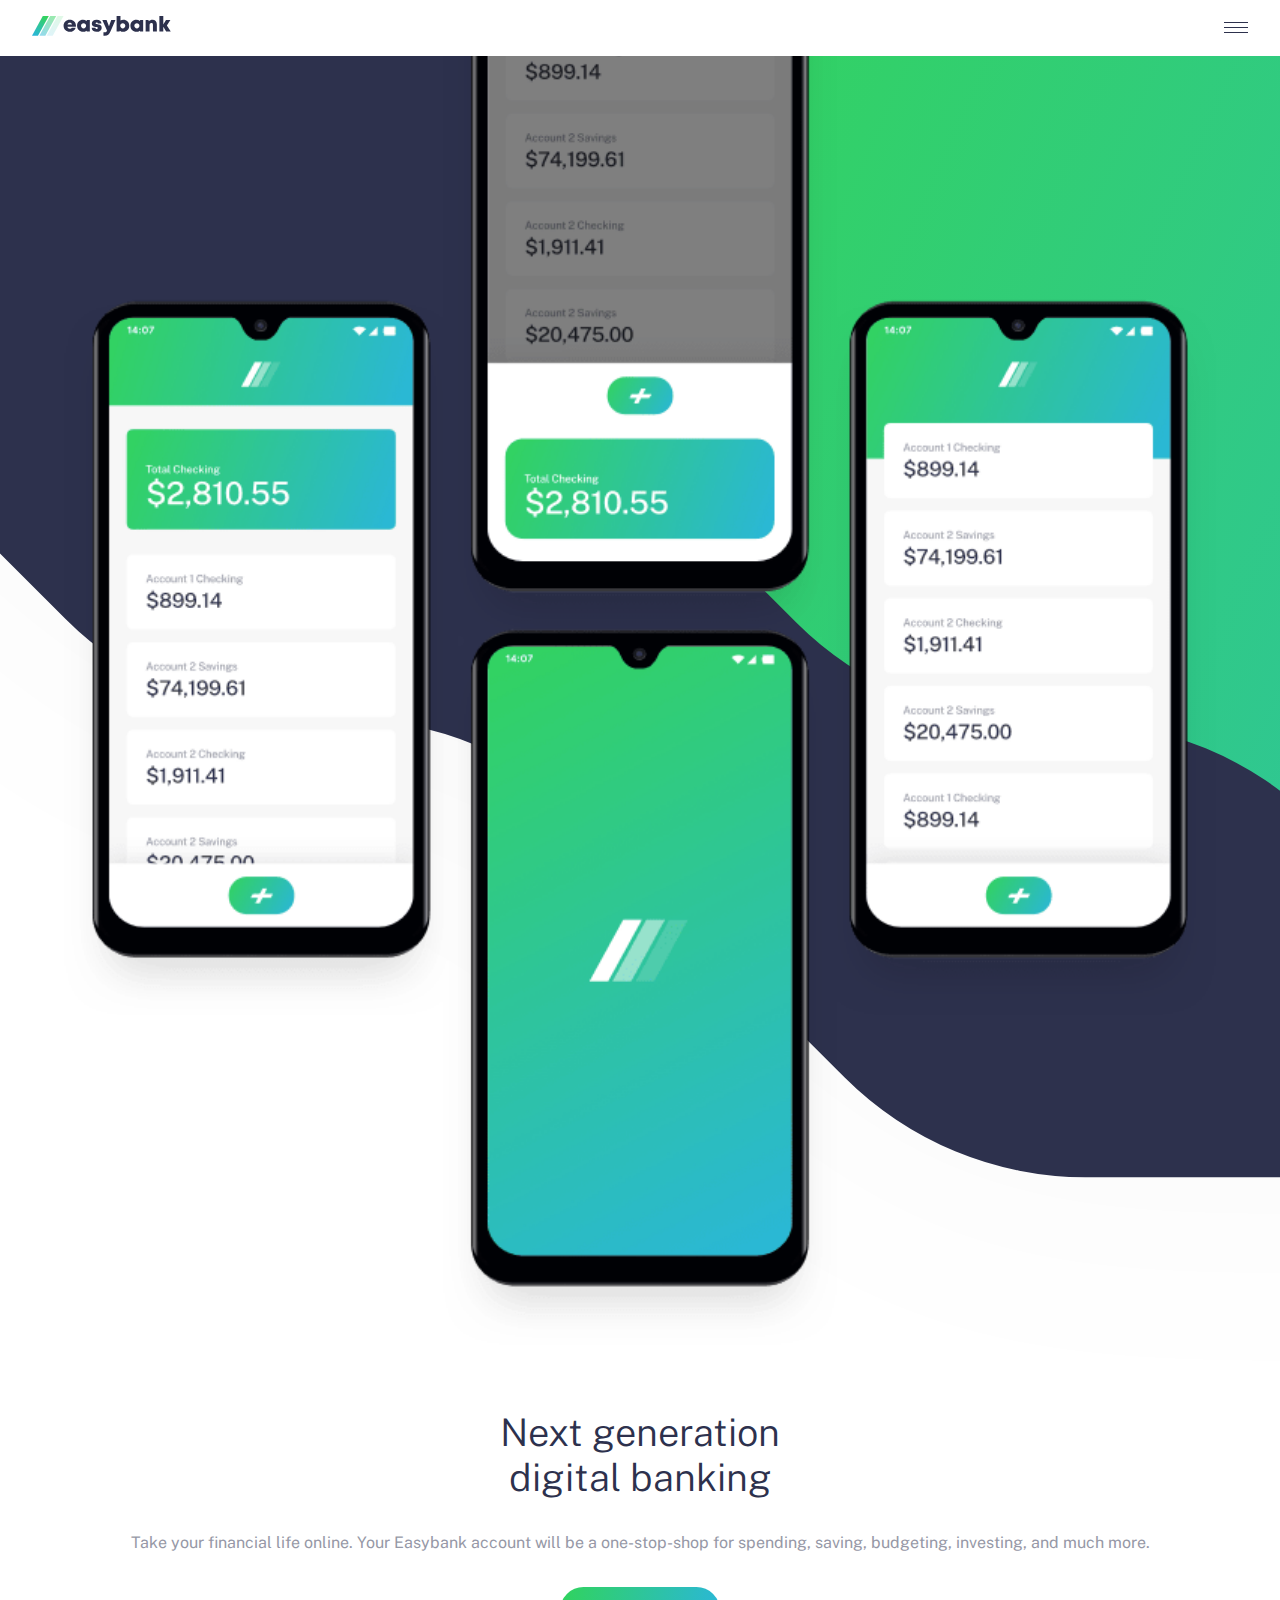
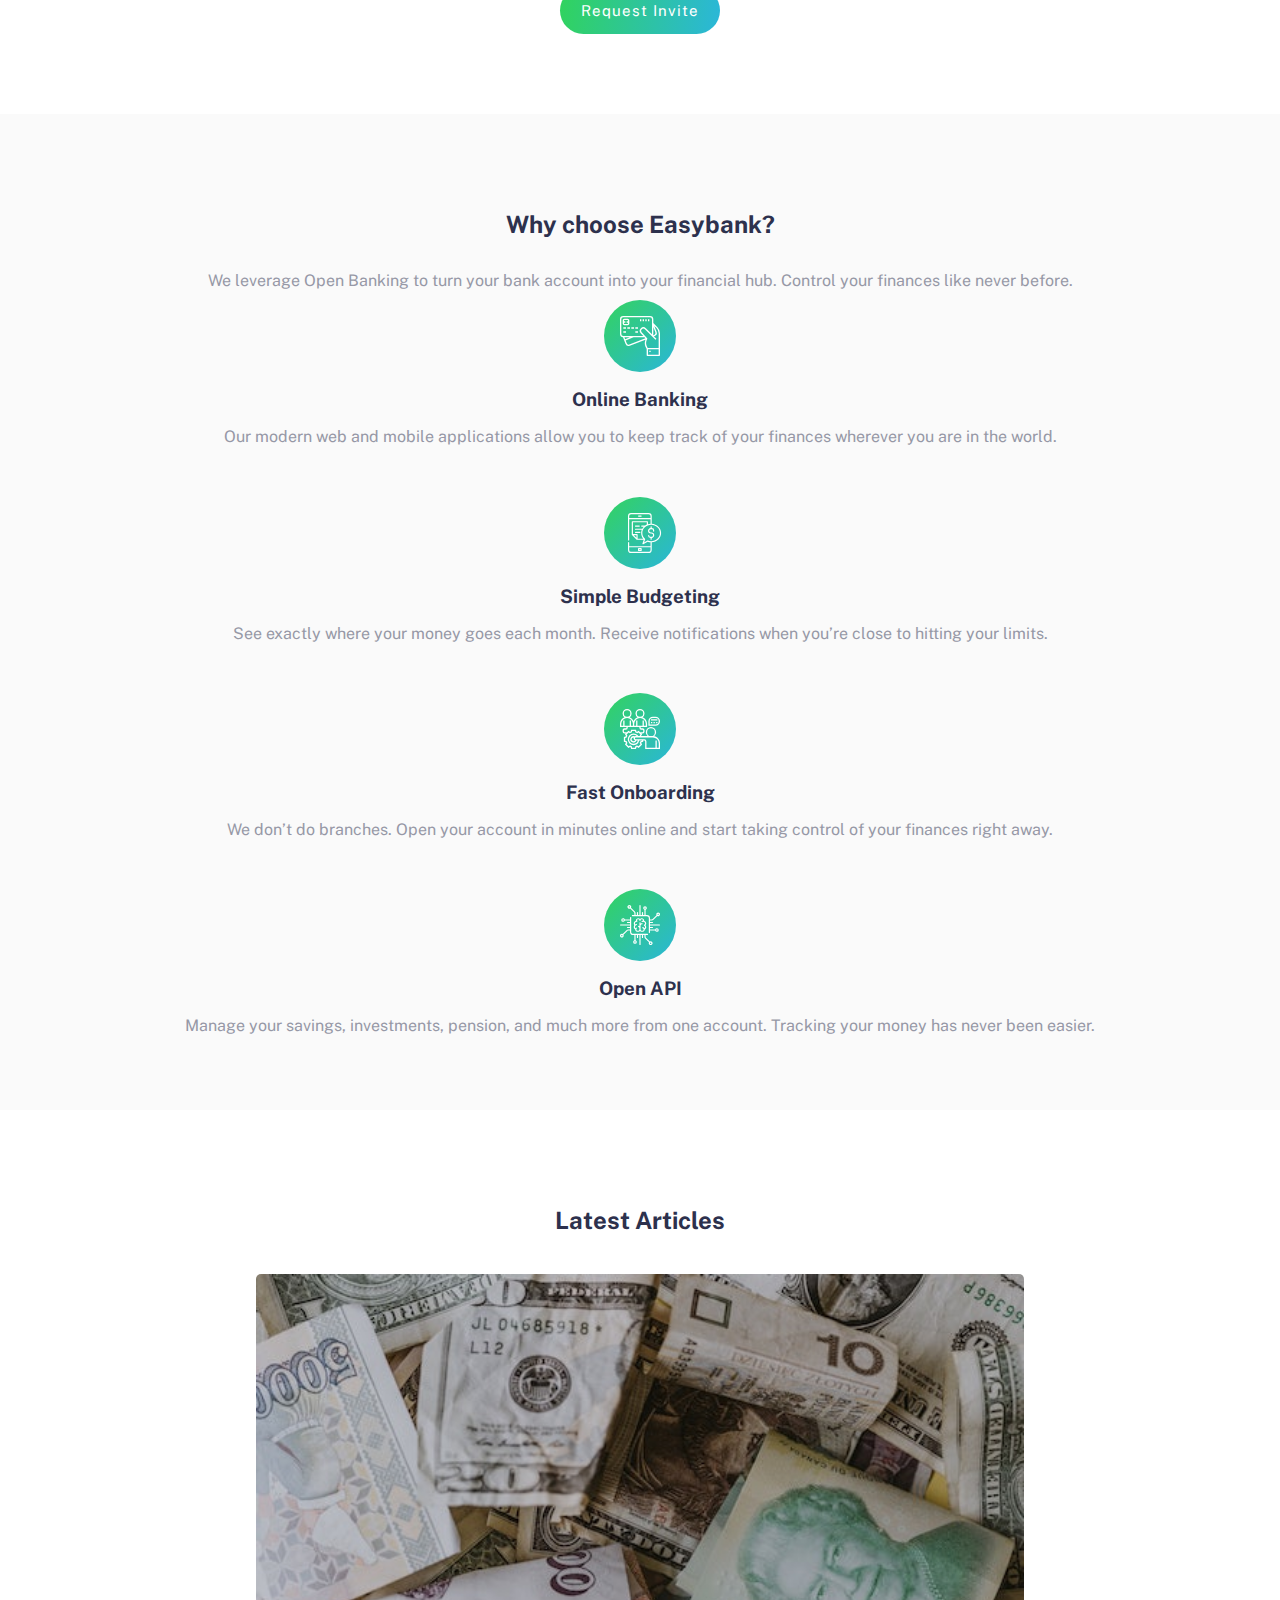
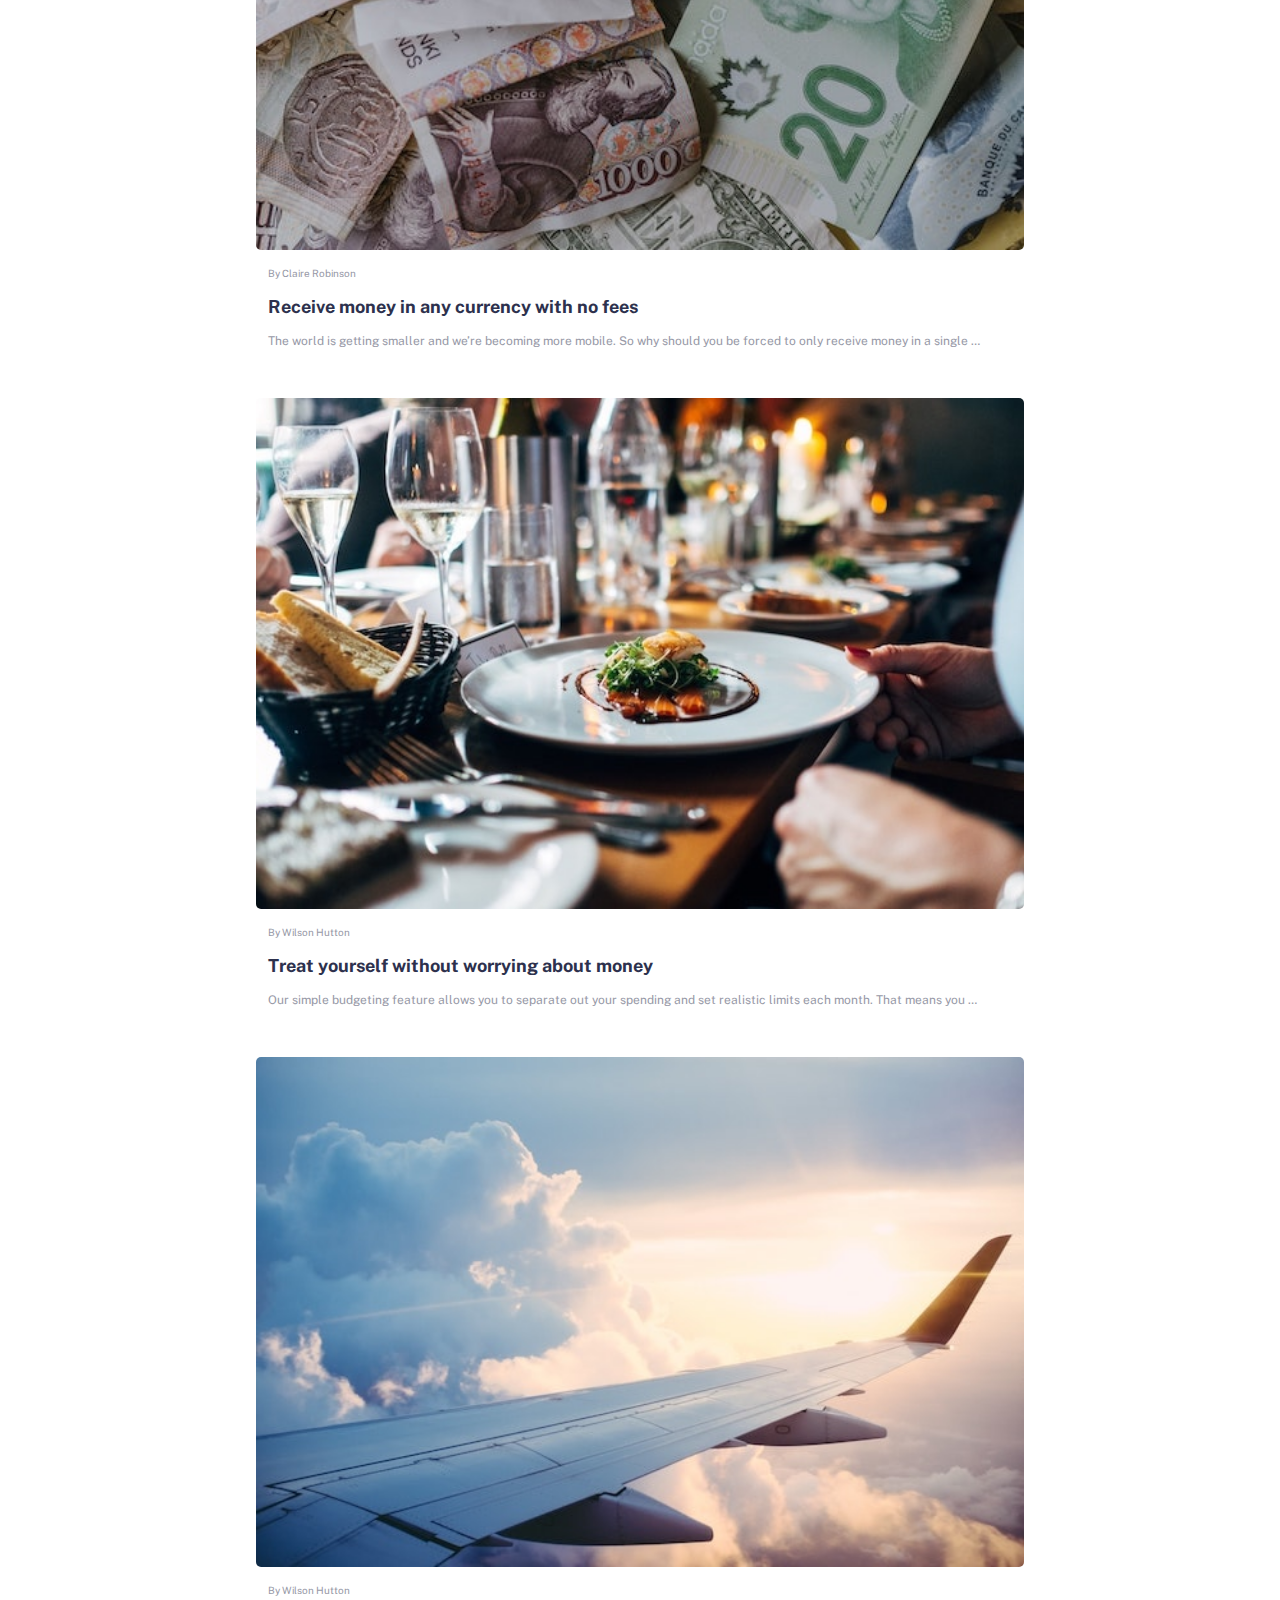
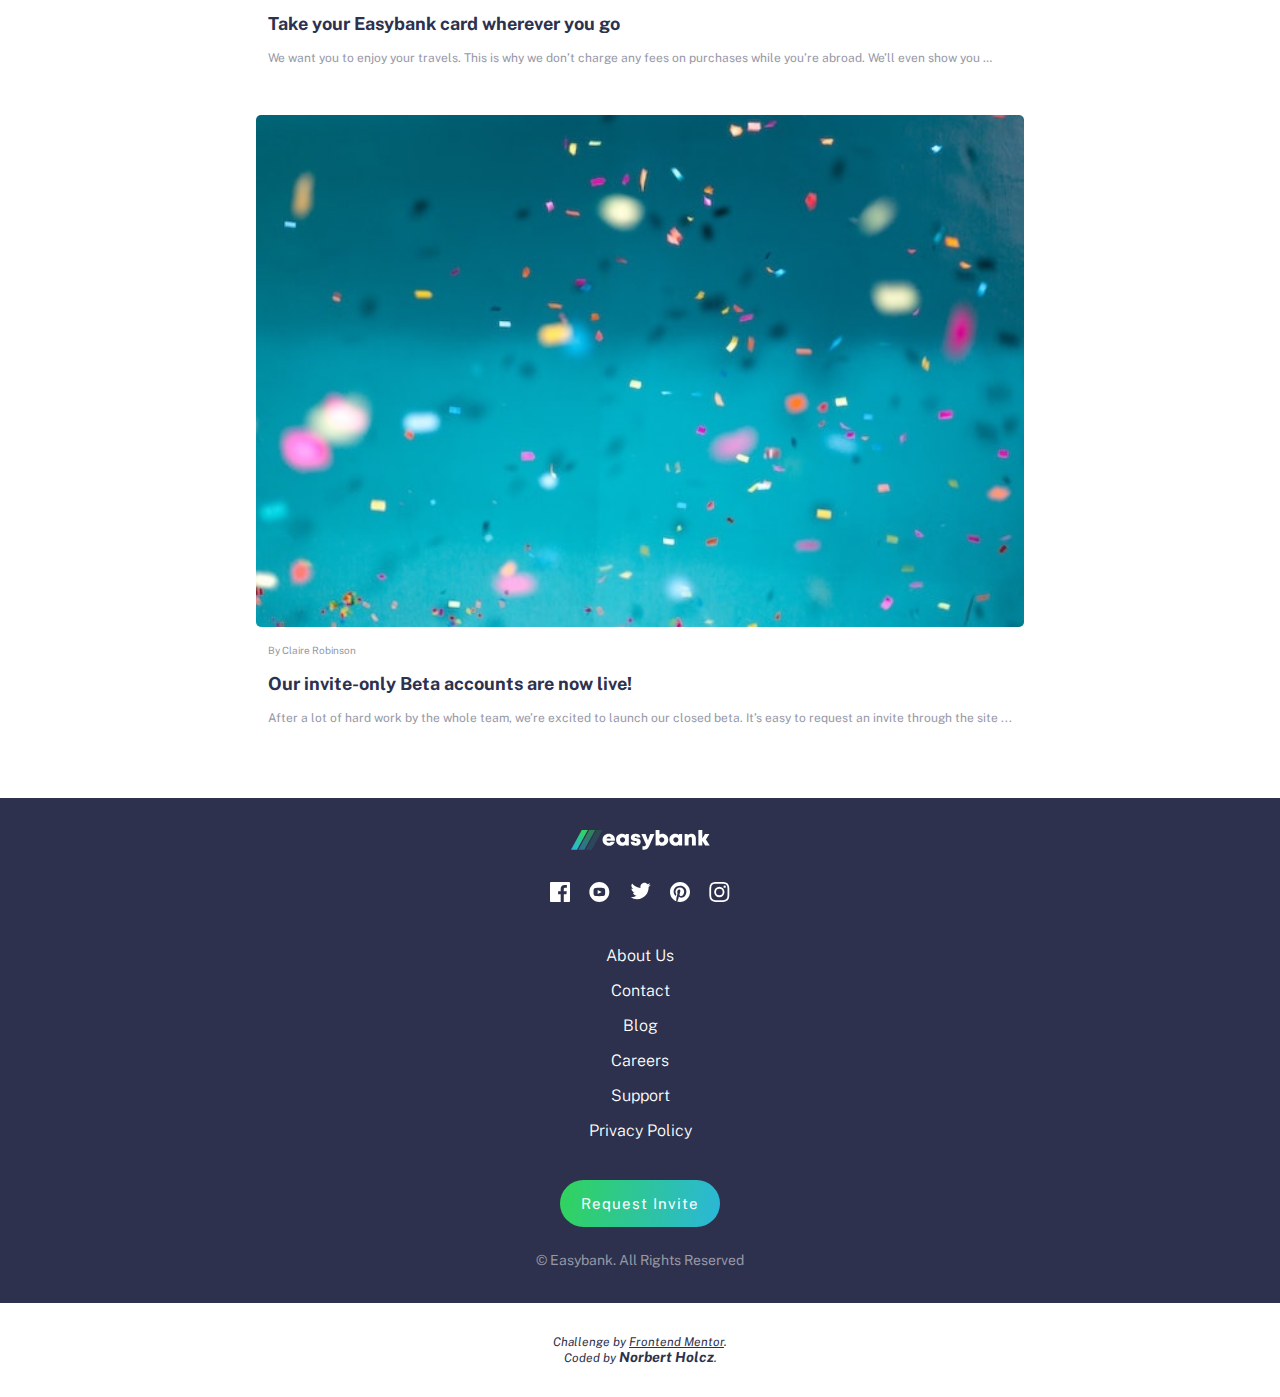
<file: easybank/mobile-first/index.html>
<!DOCTYPE html>
<html lang="en">

<head>
    <meta charset="UTF-8">
    <meta http-equiv="X-UA-Compatible" content="IE=edge">
    <meta name="viewport" content="width=device-width, initial-scale=1.0">
    <title>Easybank</title>
    <link rel="preconnect" href="https://fonts.gstatic.com">
    <link href="https://fonts.googleapis.com/css2?family=Public+Sans&display=swap" rel="stylesheet">
    <link rel="stylesheet" href="style.css">
</head>

<body>
    <nav>
        <div class="nav-container">
            <a href="./index.html"><img src="./assets/logo.svg" alt="" class="logo logo--nav"></a>
            <ul class="nav-menu">
                <li class="nav-item"><a class="nav-link" href="#">Home</a></li>
                <li class="nav-item"><a class="nav-link" href="#">About</a></li>
                <li class="nav-item"><a class="nav-link" href="#">Contact</a></li>
                <li class="nav-item"><a class="nav-link" href="#">Blog</a></li>
                <li class="nav-item"><a class="nav-link" href="#">Careers</a></li>
            </ul>

            <div class="overlay"></div>

            <button class="btn btn-request btn-request--nav">Request Invite</button>
            <button class="btn-menu btn-menu--open"><img src="./assets/icon-hamburger.svg" alt=""></button>
            <button class="btn-menu btn-menu--close hidden"><img src="./assets/icon-close.svg" alt=""></button>
        </div>
    </nav>


    <header>
        <div class="header-container--img">
            <img src="./assets/image-mockups.png" alt="" class="img-mockup">
        </div>
        <div class="header-container--text">
            <h1>Next generation<br>digital banking</h1>
            <p class="text-m">Take your financial life online. Your Easybank account will be a one-stop-shop
                for spending, saving, budgeting, investing, and much more.</p>
            <button class="btn btn-request btn-request--header">Request Invite</button>
        </div>
    </header>
    <main>
        <section class="reasons">
            <div class="reasons-heading">
                <h2>Why choose Easybank?</h2>
                <p>We leverage Open Banking to turn your bank account into your financial hub. Control your finances
                    like never before.</p>
            </div>
            <div class="reasons-cards">
                <div class="card card-reason--online">
                    <img src="./assets/icon-online.svg" alt="">
                    <h3>Online Banking</h3>
                    <p class="reason-text">Our modern web and mobile applications allow you to keep track of your
                        finances wherever you are in the world.</p>
                </div>
                <div class="card card-reason--budgeting">
                    <img src="./assets/icon-budgeting.svg" alt="">
                    <h3>Simple Budgeting</h3>
                    <p class="reason-text">See exactly where your money goes each month. Receive notifications when
                        you’re close to hitting your limits.</p>
                </div>
                <div class="card card-reason--onboarding">
                    <img src="./assets/icon-onboarding.svg" alt="">
                    <h3>Fast Onboarding</h3>
                    <p class="reason-text">We don’t do branches. Open your account in minutes online and start taking
                        control
                        of your finances right away.</p>
                </div>
                <div class="card card-reason--api">
                    <img src="./assets/icon-api.svg" alt="">
                    <h3>Open API</h3>
                    <p class="reason-text">Manage your savings, investments, pension, and much more from one account.
                        Tracking
                        your money has never been easier.</p>
                </div>
            </div>
        </section>
        <section class="articles">
            <h2>Latest Articles</h2>
            <div class="article-cards--container">
                <article class="article-card">
                    <img src="./assets/image-currency.jpg" alt="" class="img-article img-article--currency">
                    <p class="author">By Claire Robinson</p>
                    <a href="#">
                        <h4>Receive money in any currency with no fees</h4>
                    </a>
                    <p class="article-text">The world is getting smaller and we’re becoming more mobile. So why should
                        you
                        be
                        forced to only receive money in a single …</p>
                </article>
                <article class="article-card">
                    <img src="./assets/image-restaurant.jpg" alt="" class="img-article img-article--restaurant">
                    <p class="author">By Wilson Hutton</p>
                    <a href="#">
                        <h4>Treat yourself without worrying about money</h4>
                    </a>
                    <p class="article-text">Our simple budgeting feature allows you to separate out your spending and
                        set
                        realistic limits each month. That means you …</p>
                </article>
                <article class="article-card">
                    <img src="./assets/image-plane.jpg" alt="" class="img-article img-article--plane">
                    <p class="author">By Wilson Hutton</p>
                    <a href="#">
                        <h4>Take your Easybank card wherever you go</h4>
                    </a>
                    <p class="article-text">We want you to enjoy your travels. This is why we don’t charge any fees on
                        purchases
                        while you’re abroad. We’ll even show you …</p>
                </article>
                <article class="article-card">
                    <img src="./assets/image-confetti.jpg" alt="" class="img-article img-article--confetti">
                    <p class="author">By Claire Robinson</p>
                    <a href="#">
                        <h4>Our invite-only Beta accounts are now live!</h4>
                    </a>
                    <p class="article-text">After a lot of hard work by the whole team, we’re excited to launch our
                        closed
                        beta.
                        It’s easy to request an invite through the site ...</p>
                </article>
            </div>
        </section>
    </main>
    <footer>
        <div class="footer-left">

            <div class="footer-left--one">
                <svg class="logo logo--footer" xmlns="http://www.w3.org/2000/svg" width="139" height="20">
                    <defs>
                        <linearGradient id="a" x1="72.195%" x2="17.503%" y1="0%" y2="100%">
                            <stop offset="0%" stop-color="#33D35E" />
                            <stop offset="100%" stop-color="#2AB6D9" />
                        </linearGradient>
                    </defs>
                    <g fill="none" fill-rule="evenodd">
                        <path fill="#ffffff" fill-rule="nonzero"
                            d="M37.754 15.847c2.852 0 5.152-1.622 5.952-4.216h-3.897c-.376.665-1.14 1.066-2.055 1.066-1.237 0-2.065-.674-2.32-1.978h8.44c.051-.352.081-.694.081-1.037 0-3.335-2.537-5.95-6.201-5.95-3.568 0-6.175 2.564-6.175 6.049 0 3.473 2.628 6.066 6.175 6.066zm2.344-7.297h-4.596c.317-1.129 1.11-1.749 2.252-1.749 1.181 0 2 .613 2.344 1.75zm10.946 7.296c1.32 0 2.5-.434 3.43-1.188l.336.804h3.027V4.093h-2.919l-.4.88c-.94-.775-2.135-1.222-3.474-1.222-3.476 0-5.961 2.505-5.961 6.026 0 3.533 2.485 6.07 5.961 6.07zm.524-3.467c-1.467 0-2.545-1.108-2.545-2.593 0-1.475 1.069-2.583 2.545-2.583 1.466 0 2.544 1.108 2.544 2.583 0 1.485-1.078 2.593-2.544 2.593zm13.123 3.467c3.02 0 5.025-1.554 5.025-3.93 0-2.883-2.387-3.256-4.183-3.575-1.08-.193-1.95-.344-1.95-.99 0-.527.422-.838 1.05-.838.71 0 1.197.337 1.197 1.063h3.667c-.044-2.303-1.92-3.843-4.816-3.843-2.912 0-4.854 1.47-4.854 3.75 0 2.757 2.337 3.289 4.1 3.574 1.092.181 1.952.368 1.952 1.024 0 .587-.543.88-1.116.88-.742 0-1.32-.383-1.32-1.214h-3.77c.036 2.463 1.919 4.1 5.018 4.1zm8.1 3.858c2.936 0 4.344-1.257 5.877-4.736l4.764-10.863h-4.206l-2.249 6.263-2.412-6.263H70.31l4.698 10.43c-.53 1.414-.983 1.804-2.48 1.804H71.45v3.365h1.341zm18.504-3.858c3.5 0 5.973-2.515 5.973-6.048S94.796 3.75 91.295 3.75a5.332 5.332 0 00-2.825.784V0H84.6v15.474h2.897l.37-.844c.923.771 2.102 1.216 3.428 1.216zm-.523-3.467c-1.467 0-2.545-1.108-2.545-2.58 0-1.486 1.078-2.594 2.545-2.594 1.466 0 2.544 1.108 2.544 2.593 0 1.473-1.087 2.58-2.544 2.58zm13.598 3.467c1.32 0 2.5-.434 3.43-1.188l.336.804h3.027V4.093h-2.918l-.401.88c-.939-.775-2.135-1.222-3.474-1.222-3.476 0-5.96 2.505-5.96 6.026 0 3.533 2.484 6.07 5.96 6.07zm.524-3.467c-1.467 0-2.545-1.108-2.545-2.593 0-1.475 1.07-2.583 2.545-2.583 1.467 0 2.545 1.108 2.545 2.583 0 1.485-1.078 2.593-2.545 2.593zm12.653 3.095V9.403c0-1.447.702-2.3 1.923-2.3.986 0 1.483.657 1.483 1.98v6.39h3.915V8.543c0-2.897-1.733-4.773-4.373-4.773-1.47 0-2.733.565-3.58 1.508l-.537-1.172h-2.747v11.369h3.916zm13.748 0v-4.808l2.848 4.808h4.616l-3.902-5.95 3.543-5.419h-4.397l-2.708 4.454V0h-3.916v15.474h3.916z" />
                        <g fill="url(#a)">
                            <path d="M10.802 0L0 19.704h5.986L16.789 0z" />
                            <path opacity=".5" d="M18.171 0L7.368 19.704h5.986L24.157 0z" />
                            <path opacity=".15" d="M25.539 0L14.737 19.704h5.986L31.525 0z" />
                        </g>
                    </g>
                </svg>
                <ul class="social-media">
                    <li class="social-media-icon"><a href="#"><img src="./assets/icon-facebook.svg" alt=""></a></li>
                    <li class="social-media-icon"><a href="#"><img src="./assets/icon-youtube.svg" alt=""></a></li>
                    <li class="social-media-icon"><a href="#"><img src="./assets/icon-twitter.svg" alt=""></a></li>
                    <li class="social-media-icon"><a href="#"><img src="./assets/icon-pinterest.svg" alt=""></a></li>
                    <li class="social-media-icon"><a href="#"><img src="./assets/icon-instagram.svg" alt=""></a></li>
                </ul>
            </div>
            <div class="footer-nav footer-left--two">
                <ul class="footer-nav--container">
                    <li class="footer-nav--item"><a href="#" class="footer-nav--link">About Us</a></li>
                    <li class="footer-nav--item"><a href="#" class="footer-nav--link">Contact</a></li>
                    <li class="footer-nav--item"><a href="#" class="footer-nav--link">Blog</a></li>
                </ul>
                <ul class="footer-nav--container">
                    <li class="footer-nav--item"><a href="#" class="footer-nav--link">Careers</a></li>
                    <li class="footer-nav--item"><a href="#" class="footer-nav--link">Support</a></li>
                    <li class="footer-nav--item"><a href="#" class="footer-nav--link">Privacy Policy</a></li>
                </ul>
            </div>
        </div>
        <div class="footer-right">
            <button class="btn btn-request btn-request--footer">Request Invite</button>
            <p class="copyright">© Easybank. All Rights Reserved</p>
        </div>
    </footer>
    <div class="attribution">
        Challenge by <a class="fm-link" href="https://www.frontendmentor.io?ref=challenge" target="_blank">Frontend
            Mentor</a>. <br>
        Coded by <a class="builder" href="#">Norbert Holcz</a>.
    </div>

    <script src="./script.js"></script>
</body>

</html>
</file>
<file: bookmark-landing-page/style.css>
*, *::before, *::after {
    box-sizing: border-box;
}

:root {
    --soft-blue: hsl(231, 69%, 60%);
    --soft-red: hsl(0, 94%, 66%);
    --grayish-blue: hsl(229, 8%, 60%);
    --dark-blue: hsl(229, 31%, 21%);
}


body {
    font-family: 'Rubik', sans-serif;
    font-size: 18px;
    color: var(--dark-blue);
    line-height: 1.5;
    margin: 0;
}

h1, h2, h3, h4 {
    font-weight: 500;
    text-align: center;
}

h1 {
    font-size: 32px;
}

li {
    list-style-type: none;
}

ul {
    margin: 0;
    padding: 0;
}

figure {
    margin: auto;
}



.btn {
    padding: 12px;
    border: 2px solid transparent;
    border-radius: 5px;
    min-width: 150px;
    box-shadow: 0px 3px 4px 1px rgba(50, 50, 50, 0.1);
    font-family: 'Rubik', sans-serif;
    font-size: 14px;
    color: var(--dark-blue);
    margin: 5px;
    transition-duration: transform 0.4s;
}
  
.btn:active {
    transform: translateY(4px);
  }

.btn-red {
    background-color: var(--soft-red);
    color: white;
    letter-spacing: 2px;
    font-weight: 500;
    font-size: 18px;
}

.btn-blue{
    background-color: var(--soft-blue);
    color: white;
}

.btn-transparent {
    background-color: transparent;
    color: white;
    border: 2px solid white;
    display: block;
    margin-left: auto;
    margin-right: auto;
}

.btn-wide {
    width: 80%;
}

.btn-red:hover {
    color: var(--soft-red);
    background-color: white;
    border-color: var(--soft-red);
}


.btn, [role="button"], i {
    cursor: pointer;
}

.btn-info {
    display: none;
}

.flex-row-between {
    display: flex;
    align-items: center;
    justify-content: space-between;
}



.flex-col-center {
    display: flex;
    flex-direction: column;
    align-self: center;
    justify-content: flex-start;
}

.w-80 {
    width: 80vw;
    margin-left: auto;
    margin-right: auto;
}


.mt-3 {
    margin-top: 3rem;
}

.mt-5 {
    margin-top: 5rem;
}

.mb-2 {
    margin-bottom: 2rem;
}

.mb-3 {
    margin-bottom: 3rem;
}

.mb-5 {
    margin-bottom: 5rem;
}

.mb-10 {
    margin-bottom: 10rem;
}




.my-1 {
    margin-top: 1rem;
    margin-bottom: 1rem;
}

.my-2 {
    margin-top: 2rem;
    margin-bottom: 2rem;
}


.my-3 {
    margin-top: 3rem;
    margin-bottom: 3rem;
}

.mx-a {
    margin-left: auto;
    margin-right: auto;
}

.uppercase {
    text-transform: uppercase;
    letter-spacing: 2px;
}

/* GENERAL STYLING ENDS HERE ********************************************************/

.closed-nav {
    width: 80vw;
    text-align: center;
}

#open {
    z-index: 10;
}

#nav-logo {
    overflow: visible;    
}

#desktop-nav {
    display: none;
    align-items: center;
}

.desktop-nav-item {
    padding: 0 30px;
    text-transform: uppercase;
    letter-spacing: 2px;
    transition: all .2s ease-in;
}

.desktop-nav-item:hover {
    color: var(--soft-red);
}

.open-nav {
    position: fixed;
    top: 0;
    left: 0;
    width: 100vw;
    height: 100vh;
    background-color: var(--dark-blue);
    opacity: .95;
    color: white;
    transition: all .5s ease-in;
    z-index: 2;
}

.nav-head {
    width: 80vw;
}

.mobile-nav-item {
    padding: 30px;
    text-transform: uppercase;
    letter-spacing: 2px;
    border-top: 1px solid var(--grayish-blue);
    border-bottom: 1px solid var(--grayish-blue);
    margin-bottom:-1px;
    width: 80vw;
    text-align: center;
}

.social-media {
    align-self: center;
    position: absolute;
    bottom: 80px;
}

.social-media-icon {
    margin: 25px;
    transform: scale(1.3);
    padding: 5px;
    overflow: visible;
}



#mobile-nav-login {
    font-size: 18px;
}

/* NAVBAR ENDS - INTRO SECTION STARTS HERE ******************************************************************/

#hero, #feature-img {
    position: relative;
    overflow: hidden;
    margin: 0;
    width: 100vw;
    text-align: center;
}

.illustration {
    width: 80vw;
}

.illu-1 {
    width: 90vw;
}

.blue-bg {
    width: 75%;
    height: 60%;
    background-color: var(--soft-blue);
    border-radius: 100px 0 0 100px;
    position: absolute;
    bottom: 0;
    right: 0;
    z-index: -10;
}

.description {
    color: var(--grayish-blue);
    text-align: center;
}

/* INTRO SECTION ENDS - FEATURES SECTION STARTS HERE *********************************/

.blue-bg2 {
    width: 70%;
    height: 50%;
    background-color: var(--soft-blue);
    border-radius: 0 100px 100px 0;
    position: absolute;
    bottom: 0;
    left: 0;
    z-index: -10;
}

#feature-links {
    width: 80vw;
    margin: auto;
    text-align: center;
}

.feature-link {
    border-top: 1px solid var(--grayish-blue);
    padding: 20px;
    color: var(--grayish-blue);
    position: relative;
    transition: font-size .2s ease-in;
}

.feature-link:hover {
    color: var(--dark-blue);
}


.feature-link:last-child {
    border-bottom: 1px solid var(--grayish-blue);
}

.feature-link.active {
    color: var(--dark-blue);
    padding-bottom: 17px;
}

.feature-link::after {
    content:"";
    width: 0;
}

.feature-link.active::after {
    content:"";
    border-bottom: 3px solid var(--soft-red);
    display: block;
    width: 100px;
    margin: 0 auto;
    position: relative;
    top: 16px;
    transition: width .2s ease-out;
}

/* FEATURES SECTION ENDS - DOWNLOAD SECTION STARTS HERE ***********************/

.cardholder, .card {
    display: flex;
    flex-direction: column;
    align-items: center;
    justify-content: center;
}

.card {
    padding: 50px 0 20px 0;
    border-radius: 10px;
    box-shadow: 0px 3px 4px 1px rgba(50, 50, 50, 0.1);


}

h3 {
    margin-bottom: 1rem;
}

.version, .answer {
    color: var(--grayish-blue);
    margin-top: 0;
}

/* DOWNLOAD SECTION ENDS - FAQ SECTION STARTS HERE *********************************/

.faq-holder {
    border-bottom: 1px solid #bcb;
    padding: 5px 0;
    font-size: 16px;;
}

#faq {
    display: flex;
    flex-direction: column;
    align-self: center;
    justify-content: center;
}

#faq .btn-blue {
    margin: auto;
}

.faq-holder.active .fas {
    color: var(--soft-red);
}

.faq-holder.active .answer {
    display: inline;
}

/* FAQ SECTION ENDS - JUMBOTRON SECTION STARTS HERE **************************************/

#jumbotron {
    background-color: var(--soft-blue);
    color: white;
    padding: 5rem 3rem;
    margin: auto;
    text-align: center;
}

.form-wrap {
    position: relative;
}

#jumbotron .btn-red {
    padding: 9px;
    font-weight: 400;
    margin-top: 40px;
}

[type="email"] {
    padding: 12px;
    border-radius: 5px;
    border: 2px solid transparent;
    display: block;    
}

.invalid {
    border: 2px solid var(--soft-red);
}

.error {
    font-style: italic;
    font-size: 12px;
    text-align: left;
    background-color: var(--soft-red);
    border-radius: 5px;
    position: absolute;
    width: 80vw;
    padding: 10px 5px 5px 5px;
    top: 38px;
}

.error-sign {
    position: absolute;
    color: var(--soft-red);
    font-size: 22px;
    top: 10px;
    right: 10px;
}


.join {
    letter-spacing: 2px;
    text-transform: uppercase;
}

h4 {
    font-size: 28px;
}

/* JUMBOTRON ENDS - FOOTER STRARTS HERE ************************************************************/

footer {
    background: var(--dark-blue);
    color: white;
    display: flex;
    flex-direction: column;
    align-items: center;
    justify-content: center;
    text-align: center;
    padding: 3rem;
}

.footer-link {
    text-transform: uppercase;
    letter-spacing: 2px;
    font-size: 14px;
    padding: 5px;
    margin-top: 1rem;
}

.footer-social-media {
    margin: 2rem 0;
    
}

.social-media-logo {
    margin: 15px;
    cursor: pointer;
}

.social-media-logo:hover {
    filter: invert(0.4) sepia(1) saturate(14) hue-rotate(312.2deg) brightness(1.04) contrast(15);
}

.footer-link:hover {
    color: var(--soft-red);
}



.copyright {
    font-size: 
    10px;
}

.copyright a {
    color: white;
}





/* FOOTER ENDS - MEDIA RULES STARTS HERE **********************************************************/





@media screen and (min-width: 1050px) {
    #desktop-nav {
        display: flex;   
    }

    #open {
        display: none;
    }

    #intro {
        display: flex;
        flex-direction: row-reverse;
        align-items: center;
        justify-content: space-between;
        width: 90vw;
        margin-left: auto;
    }

    #hero {
        width: 50vw;
    }

    .unit {
        width: 40vw;        
        margin-right: 5rem;
    }

    .unit .left {
        text-align: left;
    }

    .illu-1 {
        width: 30vw;
        order: 2;
    }

    .buttons {
        margin-left: 0;
    }

    #features-overview {
        width: 30vw;
        min-width: 380px;
    }

    #feature-links {
        display: flex;
        margin: auto;
        align-items: center;
        justify-content: center;
    }

    .feature-link {
        border-top: none;
        border-bottom: 1px solid var(--grayish-blue);
    }

    .feature-link:hover {
        color: var(--dark-blue);
    }
    

    .wrap {
        display: flex;
        align-items: center;
    }

    .description.left, .title.left {
        text-align: left;
    }

    .feature {
        width: 30vw;
    }
    

    #feature-details {
        width: 40vw;
    }



    #feature-img {
        width: 50vw;
    }

    .illu-2 {
        width: 30vw;
    }

    .btn-info {
        display: block;
    }

    .cardholder {
        height: 600px;
        flex-direction: row;
        justify-content: space-evenly;
        align-items: flex-start;
    }

    .card {
        margin: 3rem
    }

    .card:nth-of-type(2) {
        align-self: center;
    }

    .card:nth-of-type(3) {
        align-self: flex-end;
    }

    #faq {
        width: 40vw;
    }

    .faq-description {
        width: 30vw;
        margin: 2rem auto 3rem auto;
    }

    form {
        display: flex;
        align-items: center;
        justify-content: center;
        width: 40vw;
        margin: auto;
    }

    [type="email"] {
        margin: 0 10px;
        width: 300px;
        min-width: 200px;
    }
    
    #jumbotron .btn-red {
        width: auto;
        padding: 12px 5px;
        margin: 0 10px;

    }

    h4 {
        width: 20vw;
        margin: 2rem auto;
    }


    .error {
        width: 300px;
        right: 10px
    }
    
    .error-sign {
        right: 20px;
    }
    







}


/* MEDIA RULES ENDS HERE ***************************/

.unvisible {
    height: 0;
    opacity: 0;
}

.hide {
    display: none !important;
}
</file>
<file: bookmark/bookmark-landing-page/style.css>
*, *::before, *::after {
    box-sizing: border-box;
}

:root {
    --soft-blue: hsl(231, 69%, 60%);
    --soft-red: hsl(0, 94%, 66%);
    --grayish-blue: hsl(229, 8%, 60%);
    --dark-blue: hsl(229, 31%, 21%);
}


body {
    font-family: 'Rubik', sans-serif;
    font-size: 18px;
    color: var(--dark-blue);
    line-height: 1.5;
    margin: 0;
}

h1, h2, h3, h4 {
    font-weight: 500;
    text-align: center;
}

h1 {
    font-size: 32px;
}

li {
    list-style-type: none;
}

ul {
    margin: 0;
    padding: 0;
}

figure {
    margin: auto;
}



.btn {
    padding: 12px;
    border: 2px solid transparent;
    border-radius: 5px;
    min-width: 150px;
    box-shadow: 0px 3px 4px 1px rgba(50, 50, 50, 0.1);
    font-family: 'Rubik', sans-serif;
    font-size: 14px;
    color: var(--dark-blue);
    margin: 5px;
    transition-duration: transform 0.4s;
}
  
.btn:active {
    transform: translateY(4px);
  }

.btn-red {
    background-color: var(--soft-red);
    color: white;
    letter-spacing: 2px;
    font-weight: 500;
    font-size: 18px;
}

.btn-blue{
    background-color: var(--soft-blue);
    color: white;
}

.btn-transparent {
    background-color: transparent;
    color: white;
    border: 2px solid white;
    display: block;
    margin-left: auto;
    margin-right: auto;
}

.btn-wide {
    width: 80%;
}

.btn-red:hover {
    color: var(--soft-red);
    background-color: white;
    border-color: var(--soft-red);
}


.btn, [role="button"], i {
    cursor: pointer;
}

.btn-info {
    display: none;
}

.flex-row-between {
    display: flex;
    align-items: center;
    justify-content: space-between;
}



.flex-col-center {
    display: flex;
    flex-direction: column;
    align-self: center;
    justify-content: flex-start;
}

.w-80 {
    width: 80vw;
    margin-left: auto;
    margin-right: auto;
}


.mt-3 {
    margin-top: 3rem;
}

.mt-5 {
    margin-top: 5rem;
}

.mb-2 {
    margin-bottom: 2rem;
}

.mb-3 {
    margin-bottom: 3rem;
}

.mb-5 {
    margin-bottom: 5rem;
}

.mb-10 {
    margin-bottom: 10rem;
}




.my-1 {
    margin-top: 1rem;
    margin-bottom: 1rem;
}

.my-2 {
    margin-top: 2rem;
    margin-bottom: 2rem;
}


.my-3 {
    margin-top: 3rem;
    margin-bottom: 3rem;
}

.mx-a {
    margin-left: auto;
    margin-right: auto;
}

.uppercase {
    text-transform: uppercase;
    letter-spacing: 2px;
}

/* GENERAL STYLING ENDS HERE ********************************************************/

.closed-nav {
    width: 80vw;
    text-align: center;
}

#open {
    z-index: 10;
}

#nav-logo {
    overflow: visible;    
}

#desktop-nav {
    display: none;
    align-items: center;
}

.desktop-nav-item {
    padding: 0 30px;
    text-transform: uppercase;
    letter-spacing: 2px;
    transition: all .2s ease-in;
}

.desktop-nav-item:hover {
    color: var(--soft-red);
}

.open-nav {
    position: fixed;
    top: 0;
    left: 0;
    width: 100vw;
    height: 100vh;
    background-color: var(--dark-blue);
    opacity: .95;
    color: white;
    transition: all .5s ease-in;
    z-index: 2;
}

.nav-head {
    width: 80vw;
}

.mobile-nav-item {
    padding: 30px;
    text-transform: uppercase;
    letter-spacing: 2px;
    border-top: 1px solid var(--grayish-blue);
    border-bottom: 1px solid var(--grayish-blue);
    margin-bottom:-1px;
    width: 80vw;
    text-align: center;
}

.social-media {
    align-self: center;
    position: absolute;
    bottom: 80px;
}

.social-media-icon {
    margin: 25px;
    transform: scale(1.3);
    padding: 5px;
    overflow: visible;
}



#mobile-nav-login {
    font-size: 18px;
}

/* NAVBAR ENDS - INTRO SECTION STARTS HERE ******************************************************************/

#hero, #feature-img {
    position: relative;
    overflow: hidden;
    margin: 0;
    width: 100vw;
    text-align: center;
}

.illustration {
    width: 80vw;
}

.illu-1 {
    width: 90vw;
}

.blue-bg {
    width: 75%;
    height: 60%;
    background-color: var(--soft-blue);
    border-radius: 100px 0 0 100px;
    position: absolute;
    bottom: 0;
    right: 0;
    z-index: -10;
}

.description {
    color: var(--grayish-blue);
    text-align: center;
}

/* INTRO SECTION ENDS - FEATURES SECTION STARTS HERE *********************************/

.blue-bg2 {
    width: 70%;
    height: 50%;
    background-color: var(--soft-blue);
    border-radius: 0 100px 100px 0;
    position: absolute;
    bottom: 0;
    left: 0;
    z-index: -10;
}

#feature-links {
    width: 80vw;
    margin: auto;
    text-align: center;
}

.feature-link {
    border-top: 1px solid var(--grayish-blue);
    padding: 20px;
    color: var(--grayish-blue);
    position: relative;
    transition: font-size .2s ease-in;
}

.feature-link:hover {
    color: var(--dark-blue);
}


.feature-link:last-child {
    border-bottom: 1px solid var(--grayish-blue);
}

.feature-link.active {
    color: var(--dark-blue);
    padding-bottom: 17px;
}

.feature-link::after {
    content:"";
    width: 0;
}

.feature-link.active::after {
    content:"";
    border-bottom: 3px solid var(--soft-red);
    display: block;
    width: 100px;
    margin: 0 auto;
    position: relative;
    top: 16px;
    transition: width .2s ease-out;
}

/* FEATURES SECTION ENDS - DOWNLOAD SECTION STARTS HERE ***********************/

.cardholder, .card {
    display: flex;
    flex-direction: column;
    align-items: center;
    justify-content: center;
}

.card {
    padding: 50px 0 20px 0;
    border-radius: 10px;
    box-shadow: 0px 3px 4px 1px rgba(50, 50, 50, 0.1);


}

h3 {
    margin-bottom: 1rem;
}

.version, .answer {
    color: var(--grayish-blue);
    margin-top: 0;
}

/* DOWNLOAD SECTION ENDS - FAQ SECTION STARTS HERE *********************************/

.faq-holder {
    border-bottom: 1px solid #bcb;
    padding: 5px 0;
    font-size: 16px;;
}

#faq {
    display: flex;
    flex-direction: column;
    align-self: center;
    justify-content: center;
}

#faq .btn-blue {
    margin: auto;
}

.faq-holder.active .fas {
    color: var(--soft-red);
}

.faq-holder.active .answer {
    display: inline;
}

/* FAQ SECTION ENDS - JUMBOTRON SECTION STARTS HERE **************************************/

#jumbotron {
    background-color: var(--soft-blue);
    color: white;
    padding: 5rem 3rem;
    margin: auto;
    text-align: center;
}

.form-wrap {
    position: relative;
}

#jumbotron .btn-red {
    padding: 9px;
    font-weight: 400;
    margin-top: 40px;
}

[type="email"] {
    padding: 12px;
    border-radius: 5px;
    border: 2px solid transparent;
    display: block;    
}

.invalid {
    border: 2px solid var(--soft-red);
}

.error {
    font-style: italic;
    font-size: 12px;
    text-align: left;
    background-color: var(--soft-red);
    border-radius: 5px;
    position: absolute;
    width: 80vw;
    padding: 10px 5px 5px 5px;
    top: 38px;
}

.error-sign {
    position: absolute;
    color: var(--soft-red);
    font-size: 22px;
    top: 10px;
    right: 10px;
}


.join {
    letter-spacing: 2px;
    text-transform: uppercase;
}

h4 {
    font-size: 28px;
}

/* JUMBOTRON ENDS - FOOTER STRARTS HERE ************************************************************/

footer {
    background: var(--dark-blue);
    color: white;
    display: flex;
    flex-direction: column;
    align-items: center;
    justify-content: center;
    text-align: center;
    padding: 3rem;
}

.footer-link {
    text-transform: uppercase;
    letter-spacing: 2px;
    font-size: 14px;
    padding: 5px;
    margin-top: 1rem;
}

.footer-social-media {
    margin: 2rem 0;
    
}

.social-media-logo {
    margin: 15px;
    cursor: pointer;
}

.social-media-logo:hover {
    filter: invert(0.4) sepia(1) saturate(14) hue-rotate(312.2deg) brightness(1.04) contrast(15);
}

.footer-link:hover {
    color: var(--soft-red);
}



.copyright {
    font-size: 
    10px;
}

.copyright a {
    color: white;
}





/* FOOTER ENDS - MEDIA RULES STARTS HERE **********************************************************/





@media screen and (min-width: 1050px) {
    #desktop-nav {
        display: flex;   
    }

    #open {
        display: none;
    }

    #intro {
        display: flex;
        flex-direction: row-reverse;
        align-items: center;
        justify-content: space-between;
        width: 90vw;
        margin-left: auto;
    }

    #hero {
        width: 50vw;
    }

    .unit {
        width: 40vw;        
        margin-right: 5rem;
    }

    .unit .left {
        text-align: left;
    }

    .illu-1 {
        width: 30vw;
        order: 2;
    }

    .buttons {
        margin-left: 0;
    }

    #features-overview {
        width: 30vw;
        min-width: 380px;
    }

    #feature-links {
        display: flex;
        margin: auto;
        align-items: center;
        justify-content: center;
    }

    .feature-link {
        border-top: none;
        border-bottom: 1px solid var(--grayish-blue);
    }

    .feature-link:hover {
        color: var(--dark-blue);
    }
    

    .wrap {
        display: flex;
        align-items: center;
    }

    .description.left, .title.left {
        text-align: left;
    }

    .feature {
        width: 30vw;
    }
    

    #feature-details {
        width: 40vw;
    }



    #feature-img {
        width: 50vw;
    }

    .illu-2 {
        width: 30vw;
    }

    .btn-info {
        display: block;
    }

    .cardholder {
        height: 600px;
        flex-direction: row;
        justify-content: space-evenly;
        align-items: flex-start;
    }

    .card {
        margin: 3rem
    }

    .card:nth-of-type(2) {
        align-self: center;
    }

    .card:nth-of-type(3) {
        align-self: flex-end;
    }

    #faq {
        width: 40vw;
    }

    .faq-description {
        width: 30vw;
        margin: 2rem auto 3rem auto;
    }

    form {
        display: flex;
        align-items: center;
        justify-content: center;
        width: 40vw;
        margin: auto;
    }

    [type="email"] {
        margin: 0 10px;
        width: 300px;
        min-width: 200px;
    }
    
    #jumbotron .btn-red {
        width: auto;
        padding: 12px 5px;
        margin: 0 10px;

    }

    h4 {
        width: 20vw;
        margin: 2rem auto;
    }


    .error {
        width: 300px;
        right: 10px
    }
    
    .error-sign {
        right: 20px;
    }
    


}


/* MEDIA RULES ENDS HERE ***************************/

.unvisible {
    height: 0;
    opacity: 0;
}

.hide {
    display: none !important;
}
</file>
<file: easybank/easybank-landing-page/style.css>
@import url('https://fonts.googleapis.com/css2?family=Public+Sans&display=swap');

:root {
  --darkblue: hsl(233, 26%, 24%);
  --limegreen: hsl(136, 65%, 51%);
  --brightcyan: hsl(192, 70%, 51%);
  --grayishblue: hsl(233, 8%, 62%);
  --lightgrayish-blue: hsl(220, 16%, 96%);
  --very-light-gray: hsl(0, 0%, 98%);
}

* {
  box-sizing: border-box;
}

body {
  font-family: 'Public Sans', sans-serif;
  color: var(--darkblue);
  margin: 0;
  overflow-x: hidden;
}

nav {
  position: fixed;
  top: 0;
  width: 100vw;
  background-color: #fff;
  box-shadow: 1px 1px 10px rgba(0, 0, 0, 0.1);
}

.nav-container--desktop {
  display: none;
  align-items: center;
  justify-content: space-between;
  padding: 0 8rem;
}

.nav-links--desktop {
  list-style-type: none;
  display: flex;
  align-items: center;
  justify-content: center;
  font-size: 20px;
  cursor: pointer;
}

.menu {
  transition: all 0.5s ease;
}

.menu-btn {
  position: relative;
}

.open,
.close {
  position: absolute;
  top: calc(50% - 5px);
  right: 50%;
  transform: translateX(-50%);
}

.close {
  top: -9px;
  right: 6px;
}

.menu-overlay {
  height: 100vh;
  width: 100vw;
  background: linear-gradient(
    0deg,
    rgba(255, 255, 255, 0.1) 10%,
    hsla(233, 26%, 24%, 0.8) 70%
  );
  position: absolute;
}

.menu-overlay.hide {
  height: 0;
  width: 0;
  opacity: 0;
}

.nav-container--mobile {
  display: flex;
  align-items: center;
  justify-content: space-between;
  margin: 0 1rem;
  padding: 20px 15px;
}

.nav-links {
  display: flex;
  align-items: center;
  justify-content: center;
  flex-direction: column;
  list-style-type: none;
  position: absolute;
  top: 100%;
  left: 50%;
  transform: translateX(-50%);
  background-color: var(--very-light-gray);
  border-radius: 5px;
  width: 80vw;
  font-size: 18px;
  padding: 20px 0;
}

.nav-item {
  padding: 15px;
}

header,
section,
footer {
  display: flex;
  flex-direction: column;
  align-items: center;
  justify-content: center;
  padding: 0 1rem;
}

header {
  margin-bottom: 5rem;
  margin-top: 60px;
}

.img-container {
  width: 100vw;
  height: 49vh;
  background-image: url(./assets/image-mockups.png);
  background-size: cover;
  background-repeat: no-repeat;
  background-position: bottom;
}

.bg-shape {
  position: absolute;
  z-index: -1;
  top: 40px;
  right: 0;
}

h1,
h2 {
  font-size: 34px;
  font-weight: 400;
  width: 90%;
  text-align: center;
  margin-bottom: 1rem;
}

h2 {
  font-size: 32px;
  margin-top: 3rem;
}

h3 {
  font-size: 20px;
  font-weight: 400;
}

.text,
.subtext {
  text-align: center;
  color: var(--grayishblue);
  line-height: 1.5;
  margin-bottom: 2rem;
}

.btn-invite {
  display: block;
  margin: auto;
  border: 0;
  border-radius: 25px;
  background: linear-gradient(
    100deg,
    var(--limegreen) 0%,
    var(--brightcyan) 100%
  );
  width: 160px;
  padding: 15px;
  letter-spacing: 1px;
  color: #fff;
  font-size: 15px;

  font-family: inherit;
  cursor: pointer;
}

.btn-invite:active {
  transform: scale(0.98);
}

.reasons {
  background-color: var(--lightgrayish-blue);
  padding-bottom: 2rem;
}

.card {
  display: flex;
  flex-direction: column;
  align-items: center;
  justify-content: center;
  padding: 0 20px;
  text-align: center;
}

.reason-icon {
  height: 80px;
  width: 80px;
}

.articles {
  margin-bottom: 5rem;
}

.articles .card {
  margin-bottom: 3rem;
}

.articles h2 {
  margin-bottom: 2rem;
  margin-top: 5rem;
}

.article-container--img {
  width: 300px;
  height: 300px;
  overflow: hidden;
  border-radius: 5px 5px 0 0;
  margin-bottom: 1rem;
}

.article-img {
  height: fit-content;
  width: auto;
}

.text-container {
  width: 85%;
  text-align: left;
}

.author {
  color: var(--grayishblue);
  font-size: 12px;
  text-align: left;
  align-self: flex-start;
  margin-bottom: 0;
}

h4 {
  font-size: 17px;
  font-weight: 400;
  margin: 10px 0;
}

.article {
  font-size: 13px;
  color: var(--grayishblue);
  line-height: 1.3;
}

footer {
  background-color: var(--darkblue);
}

.logo--footer {
  margin: 2rem;
}

.social-media {
  width: 50vw;
  display: flex;
  align-self: center;
  justify-content: space-between;
}

.footer-links {
  list-style-type: none;
  margin: 2rem;
  padding: 0;
}

.footer-link {
  color: #fff;
  font-weight: 400;
  text-align: center;
  padding: 10px;
  margin: 0;
}

.copyright {
  color: var(--grayishblue);
  margin: 2rem 0 4rem 0;
}

.hidden {
  display: none;
  height: 0;
  width: 0;
  opacity: 0;
}

@media (min-width: 1024px) {
  .nav-container--mobile {
    display: none;
  }

  .nav-container--desktop {
    display: flex;
  }

  header {
    flex-direction: row-reverse;
    margin-bottom: 2rem;
  }

  h1 {
    text-align: left;
  }

  .img-container {
    width: 40vw;
    height: 60vh;
  }

  .header-container--text {
    text-align: left;
    max-width: 40vw;
    margin: auto 4rem;
  }

  .reasons,
  .articles {
    position: relative;
    top: -150px;
    z-index: -1;
    margin: 4rem 0 0;
    align-items: flex-start;
    padding: 2rem 8rem;
  }
  h2 {
    text-align: left;
  }

  .reasons .text {
    max-width: 40vw;
    margin-bottom: 4rem;
  }

  .card-container {
    display: flex;
  }

  .card {
    align-items: flex-start;
    padding-left: 0;
    margin: 0 3rem 0 0;
  }

  .text,
  .subtext {
    text-align: left;
  }

  .articles h2 {
    margin-top: 0;
  }

  footer {
    flex-direction: row;
    justify-content: space-between;
    align-items: center;
    padding: 4rem 8rem;
  }

  .logo--footer {
    margin-top: 0;
  }

  .social-media {
    width: auto;
  }

  .footer-links {
    display: flex;
    margin: 0 0 0 4rem;
  }

  .footer-link {
    text-align: left;
  }

  .group {
    margin: 0 2rem;
  }

  .footer-container--group {
    display: flex;
    align-items: center;
    justify-content: center;
  }

  .footer-container--btn {
    display: flex;
    flex-direction: column;
    align-items: flex-end;
  }

  .copyright {
    margin-bottom: 0;
  }

  .btn-invite {
    margin: 0;
  }
}
</file>
<file: easybank/mobile-first/style.css>
/* --------- GENERAL --------- */
:root {
  --darkblue: hsl(233, 26%, 24%);
  --limegreen: hsl(136, 65%, 51%);
  --brightcyan: hsl(192, 70%, 51%);
  --grayishblue: hsl(233, 8%, 62%);
  --lightgrayish-blue: hsl(220, 16%, 96%);
  --very-light-gray: hsl(0, 0%, 98%);
}

* {
  box-sizing: border-box;
  padding: 0;
  margin: 0;
}

ul {
  list-style-type: none;
}

a {
  text-decoration: none;
  color: var(--darkblue);
}

a:visited {
  color: var(--darkblue);
}

p {
  color: var(--grayishblue);
  line-height: 1.4;
}

body {
  font-family: 'Public Sans', sans-serif;
  color: var(--darkblue);
  margin: 0;
  overflow-x: hidden;
  height: calc(100vh - 200px);
}

/* --------- NAVIGATION --------- */
.nav-container {
  display: flex;
  align-items: center;
  justify-content: space-between;
  padding: 1rem 2rem;
  background-color: #fff;
  position: fixed;
  top: 0;
  left: 0;
  width: 100vw;
  z-index: 2;
}

.logo {
  cursor: pointer;
}

.nav-menu {
  width: 0;
  height: 0;
  opacity: 0;
  position: fixed;
  top: 80px;
  left: 50%;
  transform: translateX(-50%);
}

.nav-menu.active {
  background-color: #fff;
  width: 305px;
  height: 280px;
  border-radius: 5px;
  padding: 20px 0;
  opacity: 1;
  transition: all 0.2s ease;
}

.nav-item {
  list-style-type: none;
  text-align: center;
  padding: 15px 0;
}

.nav-link {
  padding: 15px;
  color: var(--darkblue);
  font-weight: 700;
}

.overlay {
  width: 0;
  height: 0;
  opacity: 0;
  transition: all 0.2s ease;
}

.overlay.active {
  width: 100vw;
  height: 100vh;
  background: linear-gradient(
    0deg,
    rgba(255, 255, 255, 0.1) 10%,
    hsla(233, 26%, 24%, 0.8) 70%
  );
  position: fixed;
  top: 55px;
  left: 0;
  opacity: 1;
  z-index: -1;
}

.btn-request--nav {
  display: none;
}

.btn-menu {
  background-color: transparent;
  border: none;
  cursor: pointer;
}

/* --------- BUTTON --------- */
.btn-request {
  border: 0;
  border-radius: 25px;
  background: linear-gradient(
    100deg,
    var(--limegreen) 0%,
    var(--brightcyan) 100%
  );
  min-width: 160px;
  padding: 15px;
  letter-spacing: 1px;
  color: #fff;
  font-size: 15px;
  font-family: inherit;
  cursor: pointer;
}

.btn {
  transition: all 0.2s ease;
}

.btn:active {
  transform: scale(0.98);
}

/* --------- HEADER --------- */
header {
  margin-bottom: 5rem;
  overflow-x: hidden;
}

.header-container--img {
  background-image: url(./assets/bg-intro-mobile.svg);
  background-repeat: no-repeat;
  background-size: cover;
  position: relative;
  display: flex;
  align-self: center;
  justify-content: center;
  width: 100vw;
  z-index: 1;
}

.img-mockup {
  width: 90%;
  position: relative;
  top: -65px;
}

h1 {
  font-weight: 300;
  font-size: 38px;
  margin-bottom: 2rem;
}

.header-container--text {
  padding: 0 2rem;
  display: flex;
  flex-direction: column;
  align-items: center;
  justify-content: center;
  text-align: center;
}

.text-m {
  margin-bottom: 2rem;
}

/* --------- SECTION 1: REASONs --------- */

.reasons {
  background-color: var(--very-light-gray);
  padding: 4rem 2rem 2rem 2rem;
  text-align: center;
  width: 100vw;
}

h2 {
  margin-bottom: 1rem;
  max-width: 70%;
  display: block;
  margin: 2rem auto;
}

.reasons-cards {
  display: flex;
  flex-direction: column;
  align-items: center;
  justify-content: center;
}

.card {
  display: flex;
  flex-direction: column;
  align-items: center;
  justify-content: center;
  margin-bottom: 2rem;
}

.card > * {
  margin: 0.5rem 0;
}

/* --------- SECTION 2: ARTICLES --------- */
.articles {
  padding: 4rem 2rem 2rem 2rem;
  display: flex;
  flex-direction: column;
  align-items: center;
  justify-content: center;
  width: 100vw;
}

.img-article {
  width: 95%;
  border-radius: 5px;
  margin: 0.5rem;
  display: block;
  align-self: center;
}

.article-card {
  display: flex;
  flex-direction: column;
  align-items: flex-start;
  justify-content: center;
  margin-bottom: 2rem;
}

h4,
.article-text,
.author {
  padding: 0.5rem 2rem;
}

h4 {
  font-size: 18px;
  cursor: pointer;
}

.author {
  font-size: 10px;
}

.article-text {
  font-size: 12px;
}

/* --------- FOOTER --------- */
footer {
  background-color: var(--darkblue);
  display: flex;
  flex-direction: column;
  align-items: center;
  justify-content: center;
  padding: 2rem;
}

.footer-left {
  display: flex;
  flex-direction: column;
  align-items: center;
  justify-content: center;
  margin-bottom: 2rem;
}

.footer-left--one {
  display: flex;
  flex-direction: column;
  align-items: center;
  justify-content: center;
}

.social-media {
  display: flex;
  align-content: center;
  justify-content: space-between;
  padding: 2rem;
}

.social-media-icon {
  padding: 0 0.6rem;
}

.footer-nav {
  text-align: center;
}

a.footer-nav--link {
  color: #fff;
  display: block;
  font-weight: 300;
  padding: 0.5rem 0;
}

.footer-right {
  display: flex;
  flex-direction: column;
  align-items: center;
  justify-content: center;
}

.btn-request--footer {
  margin-bottom: 1.5rem;
}

.copyright {
  font-size: 14px;
}

/* --------- ATTRIBUTION --------- */
.attribution {
  text-align: center;
  font-style: italic;
  font-size: 12px;
  color: var(--grayish-blue);
  padding: 2rem;
}

.fm-link {
  text-decoration: underline;
}

.builder {
  font-weight: bold;
  font-size: 14px;
}

@media (min-width: 1390px) {
  /* --------- NAV --------- */
  .btn-request--nav {
    display: inline-block;
  }

  .btn-menu {
    display: none;
  }

  .nav-container {
    box-shadow: 0px 0px 8px rgba(0, 0, 0, 0.2);
    padding: 1rem 10rem;
    max-height: 80px;
  }

  .nav-menu {
    width: auto;
    height: auto;
    opacity: 1;
    display: flex;
    top: 10px;
  }

  .nav-link {
    position: relative;
    color: var(--grayishblue);
    padding: 0 0.5vw;
    font-weight: 400;
  }

  .nav-link::after {
    content: '';
    position: absolute;
    left: 50%;
    transform: translateX(-50%);
    bottom: -30px;
    height: 4px;
    width: 0;
    background-color: var(--grayishblue);
    transition: all 0.2s ease;
  }

  .nav-link:hover::after {
    width: 70%;
  }

  /* --------- HEADER --------- */

  header {
    margin-bottom: 0;
    padding: 0 10rem;
    display: flex;
    flex-direction: row-reverse;
    align-items: center;
    justify-content: space-between;
  }

  .header-container--img {
    background-image: url(./assets/bg-intro-desktop.svg);
    width: auto;
    bottom: 150px;
    right: -180px;
    flex-shrink: 3;
  }

  .img-mockup {
    top: 90px;
    left: 140px;
    width: auto;
    transform: scale(0.9);
  }

  .header-container--text {
    text-align: left;
    align-items: flex-start;
    max-width: 460px;
    flex-shrink: 0;
  }

  /* --------- SECTIONS --------- */
  main,
  footer,
  .attribution {
    transform: translateY(-250px);
  }

  .reasons {
    text-align: left;
    padding: 4rem 10rem;
  }

  .reasons-heading {
    max-width: 600px;
    margin-bottom: 4rem;
  }

  h2 {
    margin: 2rem 0;
  }

  .reasons-cards {
    flex-direction: row;
    justify-content: space-between;
  }

  .card {
    max-width: 15vw;
    align-items: flex-start;
  }

  .articles {
    padding: 4rem 10rem 2rem 10rem;
  }

  .articles h2 {
    align-self: flex-start;
  }

  .article-cards--container {
    display: flex;
  }

  .img-article {
    height: 200px;
    width: 290px;
    object-fit: cover;
  }

  h4,
  .author,
  .article-text {
    padding: 0.5rem 5rem;
  }

  /* --------- Footer --------- */
  footer {
    flex-direction: row;
    justify-content: space-between;
    align-items: center;
    padding: 4rem 10rem;
  }

  .footer-left {
    flex-direction: row;
    align-items: center;
    justify-content: space-between;
    margin: 0;
  }

  .footer-left--one {
    justify-content: space-between;
    align-items: center;
    height: 100px;
  }

  .social-media {
    padding: 0;
  }

  .footer-nav {
    display: flex;
    align-items: center;
    justify-content: center;
    text-align: left;
    margin-left: 15rem;
  }

  a.footer-nav--link {
    padding: 0.7rem 0;
  }

  a.footer-nav--link:hover {
    color: var(--limegreen);
  }

  .social-media-icon:hover {
    filter: invert(17%) sepia(85%) saturate(3234%) hue-rotate(59deg)
      brightness(87%) contrast(89%);
  }

  .footer-nav--container {
    margin: 0 2rem;
  }
}

.hidden {
  display: none;
}

/* .nav-container,
header,
section {
  padding: 0 10rem;
}

nav {
  position: fixed;
  top: 0;
  left: 0;
  background-color: #fff;
  z-index: 1;
}

.nav-container {
  display: flex;
  align-items: center;
  justify-content: space-between;
  height: 80px;
  width: 100vw;
}

.img-logo {
  cursor: pointer;
}

.nav-menu {
  display: flex;
  align-items: center;
  justify-content: center;
  list-style-type: none;
}

.nav-link {
  position: relative;
  color: var(--grayishblue);
  padding: 0 30px;
}

.nav-link::after {
  content: '';
  position: absolute;
  left: 50%;
  transform: translateX(-50%);
  bottom: -30px;
  height: 4px;
  width: 0;
  background-color: var(--grayishblue);
  transition: all 0.2s ease;
}

.nav-link:hover::after {
  width: calc(100% - 60px);
}

.btn-request {
  border: 0;
  border-radius: 25px;
  background: linear-gradient(
    100deg,
    var(--limegreen) 0%,
    var(--brightcyan) 100%
  );
  width: 160px;
  padding: 15px;
  letter-spacing: 1px;
  color: #fff;
  font-size: 15px;
  font-family: inherit;
  cursor: pointer;
}

.btn {
  transition: all 0.2s ease;
}

.btn:active {
  transform: scale(0.98);
}

.btn-request--nav {
  margin: 1rem;
}

.btn-request--header {
  margin: 2rem 0;
}

.btn-open,
.btn-close {
  display: none;
}

header {
  display: flex;
  align-items: center;
  justify-content: space-between;
  position: relative;
}

.header-container--img {
  background-image: url(./assets/bg-intro-desktop.svg);
  background-repeat: no-repeat;
  background-position: left;
  display: inline-block;
  width: 100%;
  height: auto;
  position: relative;
  bottom: 130px;
  transform: translateX(380px);
}

.img-mockup {
  position: relative;
  top: 100px;
  left: 330px;
}

h1 {
  margin-bottom: 2rem;
  max-width: 300px;
  font-weight: 300;
}

.header-container--text {
  max-width: 400px;
  min-width: 400px;
}

section.reasons {
  background-color: var(--very-light-gray);
  width: 100vw;
}

@media (max-width: 890px) {
  body,
  .nav-container {
    padding: 0 4rem;
  }

  .btn-invite--nav {
    display: none;
  }
  .btn-open,
  .btn-close {
    display: inline;
    background-color: transparent;
    border: none;
    cursor: pointer;
  }

  .nav-menu {
    transform: translateY(-100px);
    width: 0;
  }

  .nav-menu.active {
    position: fixed;
    top: 100px;
    left: 50%;
    transform: translateX(-50%);
    flex-direction: column;
    background-color: #fff;
    border-radius: 5px;
    width: 300px;
    padding: 30px 0;
    box-shadow: 0 2px 5px rgba(0, 0, 0, 0.2);
    transition: all 0.5s ease-in;
  }

  .nav-item {
    padding: 10px;
  }

  .overlay {
    transform: translateY(-1000px);
    opacity: 0;
  }

  .overlay.active {
    height: 100vh;
    width: 100vw;
    position: absolute;
    top: 80px;
    left: 0;
    z-index: -1;
    background: linear-gradient(
      0deg,
      rgba(255, 255, 255, 0.1) 10%,
      hsla(233, 26%, 24%, 0.8) 70%
    );
    transform: translateY(0);
    opacity: 1;
    transition: opacity 0.5s linear;
  }

  .nav-link:hover::after {
    width: 0;
  }
}

.hidden {
  display: none;
} */
</file>
